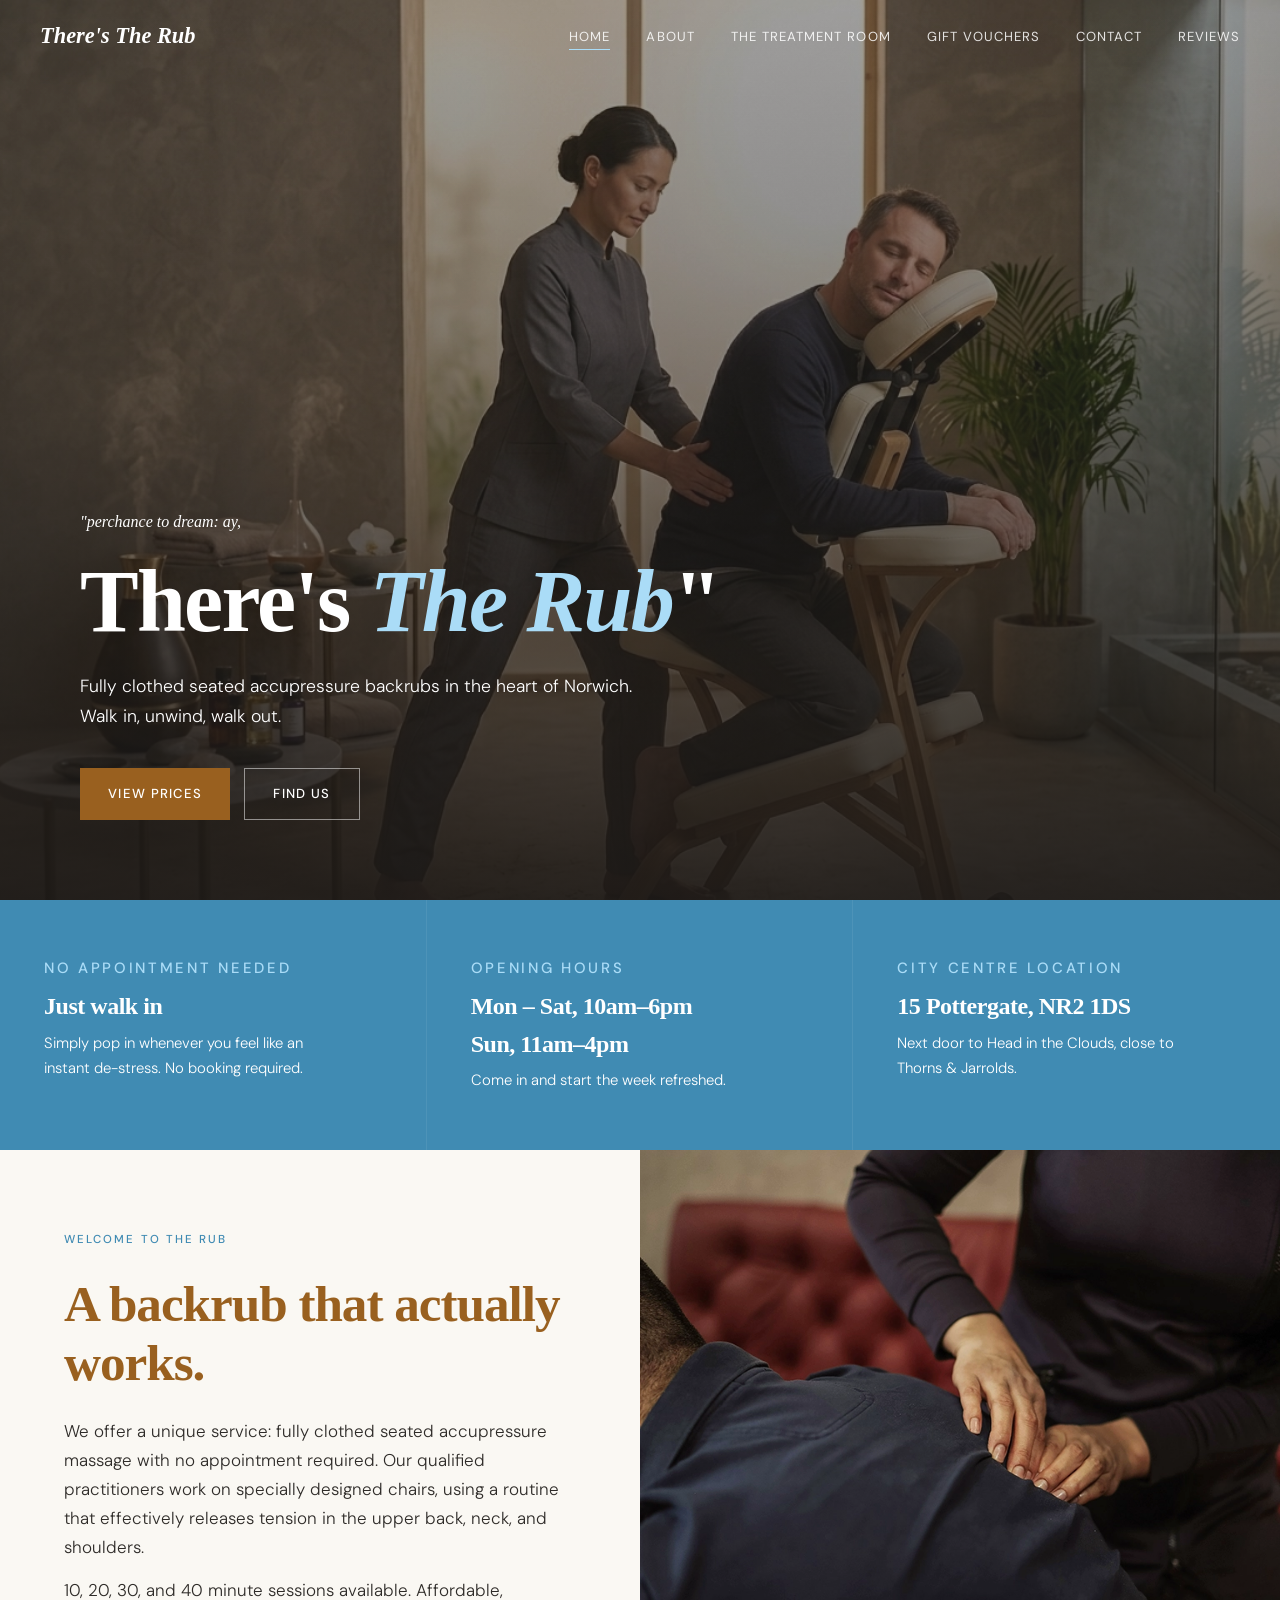
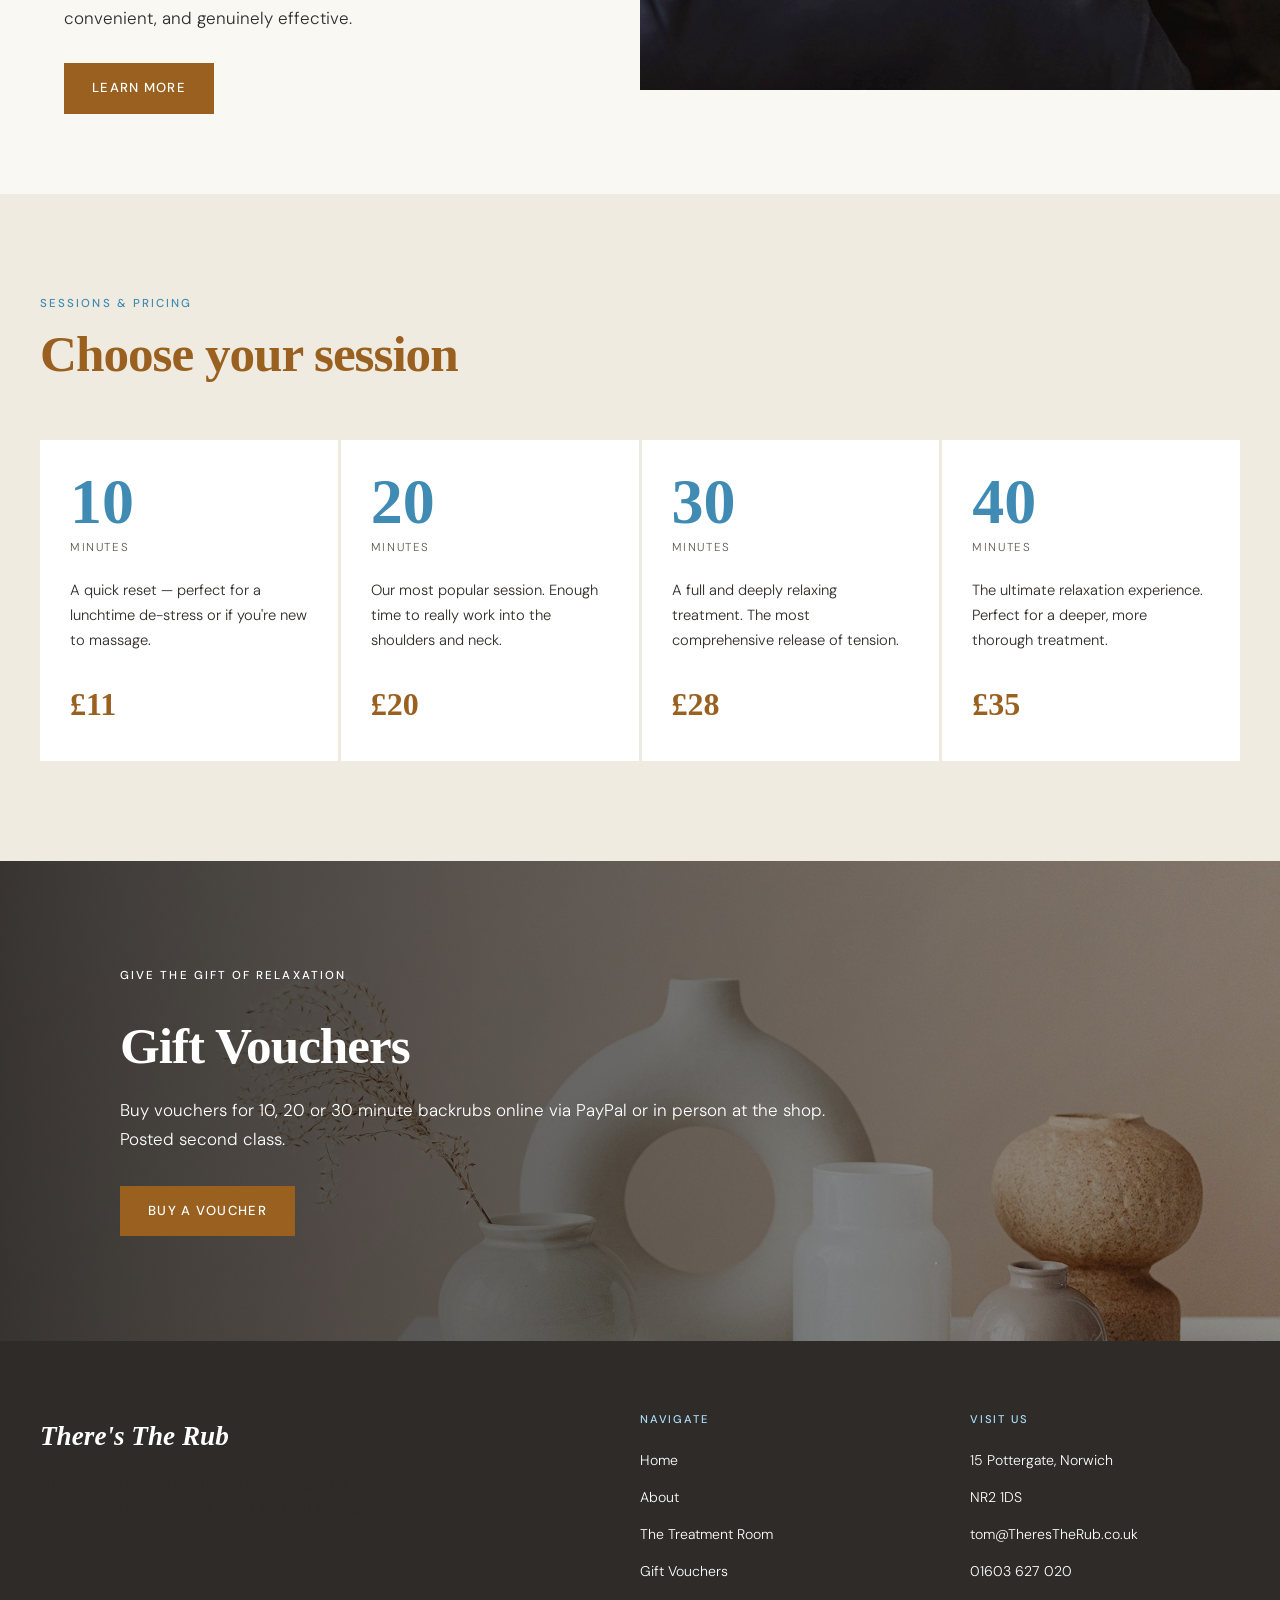
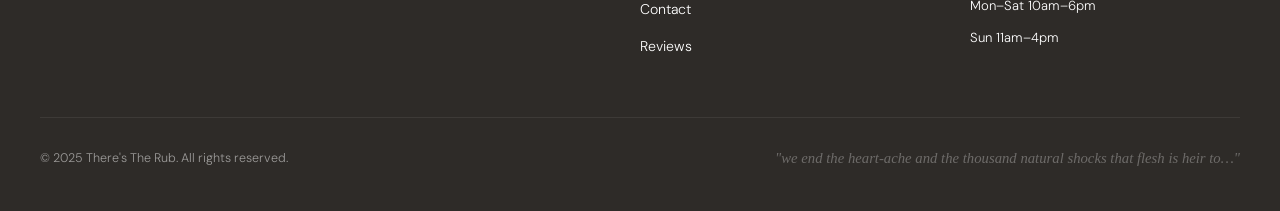
<file: index.html>
<!DOCTYPE html>
<html lang="en">
<head>
  <meta charset="UTF-8" />
  <meta name="viewport" content="width=device-width, initial-scale=1.0" />
  <title>There's The Rub — Seated Accupressure Massage, Norwich</title>
  <meta name="description" content="Fully clothed seated accupressure massage in Norwich city centre. No appointment needed. 10, 20 & 30 minute sessions from £10. Walk in at 15 Pottergate." />
  <link rel="stylesheet" href="css/style.css" />
</head>
<body>

<!-- ── Navigation ─────────────────────────────────── -->
<nav class="nav">
  <a class="nav__logo" href="index.html">There's The Rub</a>
  <ul class="nav__links">
    <li><a href="index.html" class="active">Home</a></li>
    <li><a href="about.html">About</a></li>
    <li><a href="treatment-room.html">The Treatment Room</a></li>
    <li><a href="vouchers.html">Gift Vouchers</a></li>
    <li><a href="contact.html">Contact</a></li>
    <li><a href="guestbook.html">Reviews</a></li>
  </ul>
  <button class="nav__burger" aria-label="Open menu">
    <span></span><span></span><span></span>
  </button>
</nav>

<!-- Mobile nav overlay -->
<div class="nav__mobile">
  <button class="nav__mobile-close" aria-label="Close menu">✕</button>
  <a href="index.html">Home</a>
  <a href="about.html">About</a>
  <a href="treatment-room.html">The Treatment Room</a>
  <a href="vouchers.html">Gift Vouchers</a>
  <a href="contact.html">Contact</a>
  <a href="guestbook.html">Reviews</a>
</div>

<!-- ── Hero ───────────────────────────────────────── -->
<section class="hero">
  <div class="hero__bg">
    <img src="images/seated-massage.webp" alt="Seated fully-clothed massage" />
  </div>
  <div class="hero__overlay"></div>
  <div class="hero__content">
    <p class="hero__quote">"perchance to dream: ay,</p>
    <h1 class="hero__title">There's <em>The Rub</em>"</h1>
    <p class="hero__sub">Fully clothed seated accupressure backrubs in the heart of Norwich.<br />Walk in, unwind, walk out.</p>
    <div class="hero__ctas">
      <a href="about.html#prices" class="btn btn--primary">View Prices</a>
      <a href="contact.html" class="btn btn--outline">Find Us</a>
    </div>
  </div>
</section>

<!-- ── Info strip ─────────────────────────────────── -->
<div class="info-strip">
  <div class="info-strip__item reveal">
    <p class="eyebrow">No appointment needed</p>
    <h3>Just walk in</h3>
    <p>Simply pop in whenever you feel like an instant de-stress. No booking required.</p>
  </div>
  <div class="info-strip__item reveal reveal-delay-1">
    <p class="eyebrow">Opening hours</p>
    <h3>Mon – Sat, 10am–6pm</h3>
    <h3>Sun, 11am–4pm</h3>
    <p>Come in and start the week refreshed.</p>
  </div>
  <div class="info-strip__item reveal reveal-delay-2">
    <p class="eyebrow">City centre location</p>
    <h3>15 Pottergate, NR2 1DS</h3>
    <p>Next door to Head in the Clouds, close to Thorns &amp; Jarrolds.</p>
  </div>
</div>

<!-- ── Intro split ────────────────────────────────── -->
<div class="intro">
  <div class="intro__text reveal">
    <p class="eyebrow">Welcome to The Rub</p>
    <h2>A backrub that actually works.</h2>
    <p>We offer a unique service: fully clothed seated accupressure massage with no appointment required. Our qualified practitioners work on specially designed chairs, using a routine that effectively releases tension in the upper back, neck, and shoulders.</p>
    <p>10, 20, 30, and 40 minute sessions available. Affordable, convenient, and genuinely effective.</p>
    <a href="about.html" class="btn btn--dark">Learn more</a>
  </div>
  <div class="intro__image">
    <img src="images/back-massage.webp" alt="Back massage" />
  </div>
</div>

<!-- ── Services / Prices ──────────────────────────── -->
<section class="services">
  <div class="services__inner">
    <div class="section__header reveal">
      <p class="eyebrow">Sessions &amp; Pricing</p>
      <h2>Choose your session</h2>
    </div>
    <div class="services__grid">
      <div class="service-card reveal">
        <div class="service-card__duration">10</div>
        <div class="service-card__label">Minutes</div>
        <p>A quick reset — perfect for a lunchtime de-stress or if you're new to massage.</p>
        <span class="service-card__price">£11</span>
      </div>
      <div class="service-card reveal reveal-delay-1">
        <div class="service-card__duration">20</div>
        <div class="service-card__label">Minutes</div>
        <p>Our most popular session. Enough time to really work into the shoulders and neck.</p>
        <span class="service-card__price">£20</span>
      </div>
      <div class="service-card reveal reveal-delay-2">
        <div class="service-card__duration">30</div>
        <div class="service-card__label">Minutes</div>
        <p>A full and deeply relaxing treatment. The most comprehensive release of tension.</p>
        <span class="service-card__price">£28</span>
      </div>
      <div class="service-card reveal reveal-delay-3">
        <div class="service-card__duration">40</div>
        <div class="service-card__label">Minutes</div>
        <p>The ultimate relaxation experience. Perfect for a deeper, more thorough treatment.</p>
        <span class="service-card__price">£35</span>
      </div>
    </div>
  </div>
</section>

<!-- ── Voucher band ────────────────────────────────── -->
<div class="band">
  <div class="band__bg">
    <img src="images/scandi-background.webp" alt="Gift voucher background" />
  </div>
  <div class="band__overlay"></div>
  <div class="band__content reveal">
    <p class="eyebrow">Give the gift of relaxation</p>
    <h2>Gift Vouchers</h2>
    <p>Buy vouchers for 10, 20 or 30 minute backrubs online via PayPal or in person at the shop. Posted second class.</p>
    <a href="vouchers.html" class="btn btn--primary">Buy a voucher</a>
  </div>
</div>

<!-- ── Footer ─────────────────────────────────────── -->
<footer class="footer">
  <div class="footer__inner">
    <div>
      <div class="footer__brand">There's The Rub</div>
      <p class="footer__tagline">Fully clothed seated accupressure massage. No appointment needed. Walk in and walk out feeling better.</p>
    </div>
    <div class="footer__col">
      <h4>Navigate</h4>
      <ul>
        <li><a href="index.html">Home</a></li>
        <li><a href="about.html">About</a></li>
        <li><a href="treatment-room.html">The Treatment Room</a></li>
        <li><a href="vouchers.html">Gift Vouchers</a></li>
        <li><a href="contact.html">Contact</a></li>
        <li><a href="guestbook.html">Reviews</a></li>
      </ul>
    </div>
    <div class="footer__col">
      <h4>Visit Us</h4>
      <ul>
        <li><a href="contact.html">15 Pottergate, Norwich</a></li>
        <li><a href="contact.html">NR2 1DS</a></li>
        <li><a href="mailto:tom@TheresTheRub.co.uk">tom@TheresTheRub.co.uk</a></li>
        <li><a href="tel:01603627020">01603 627 020</a></li>
        <li style="margin-top:8px;color:rgba(255,255,255,1);font-size:0.82rem;">Mon–Sat 10am–6pm</li>
        <li style="color:rgba(255,255,255,1);font-size:0.82rem;">Sun 11am–4pm</li>
      </ul>
    </div>
  </div>
  <div class="footer__bottom">
    <span>© 2025 There's The Rub. All rights reserved.</span>
    <span class="footer__shakespeare">"we end the heart-ache and the thousand natural shocks that flesh is heir to…"</span>
  </div>
</footer>

<script src="js/main.js"></script>
</body>
</html>
</file>
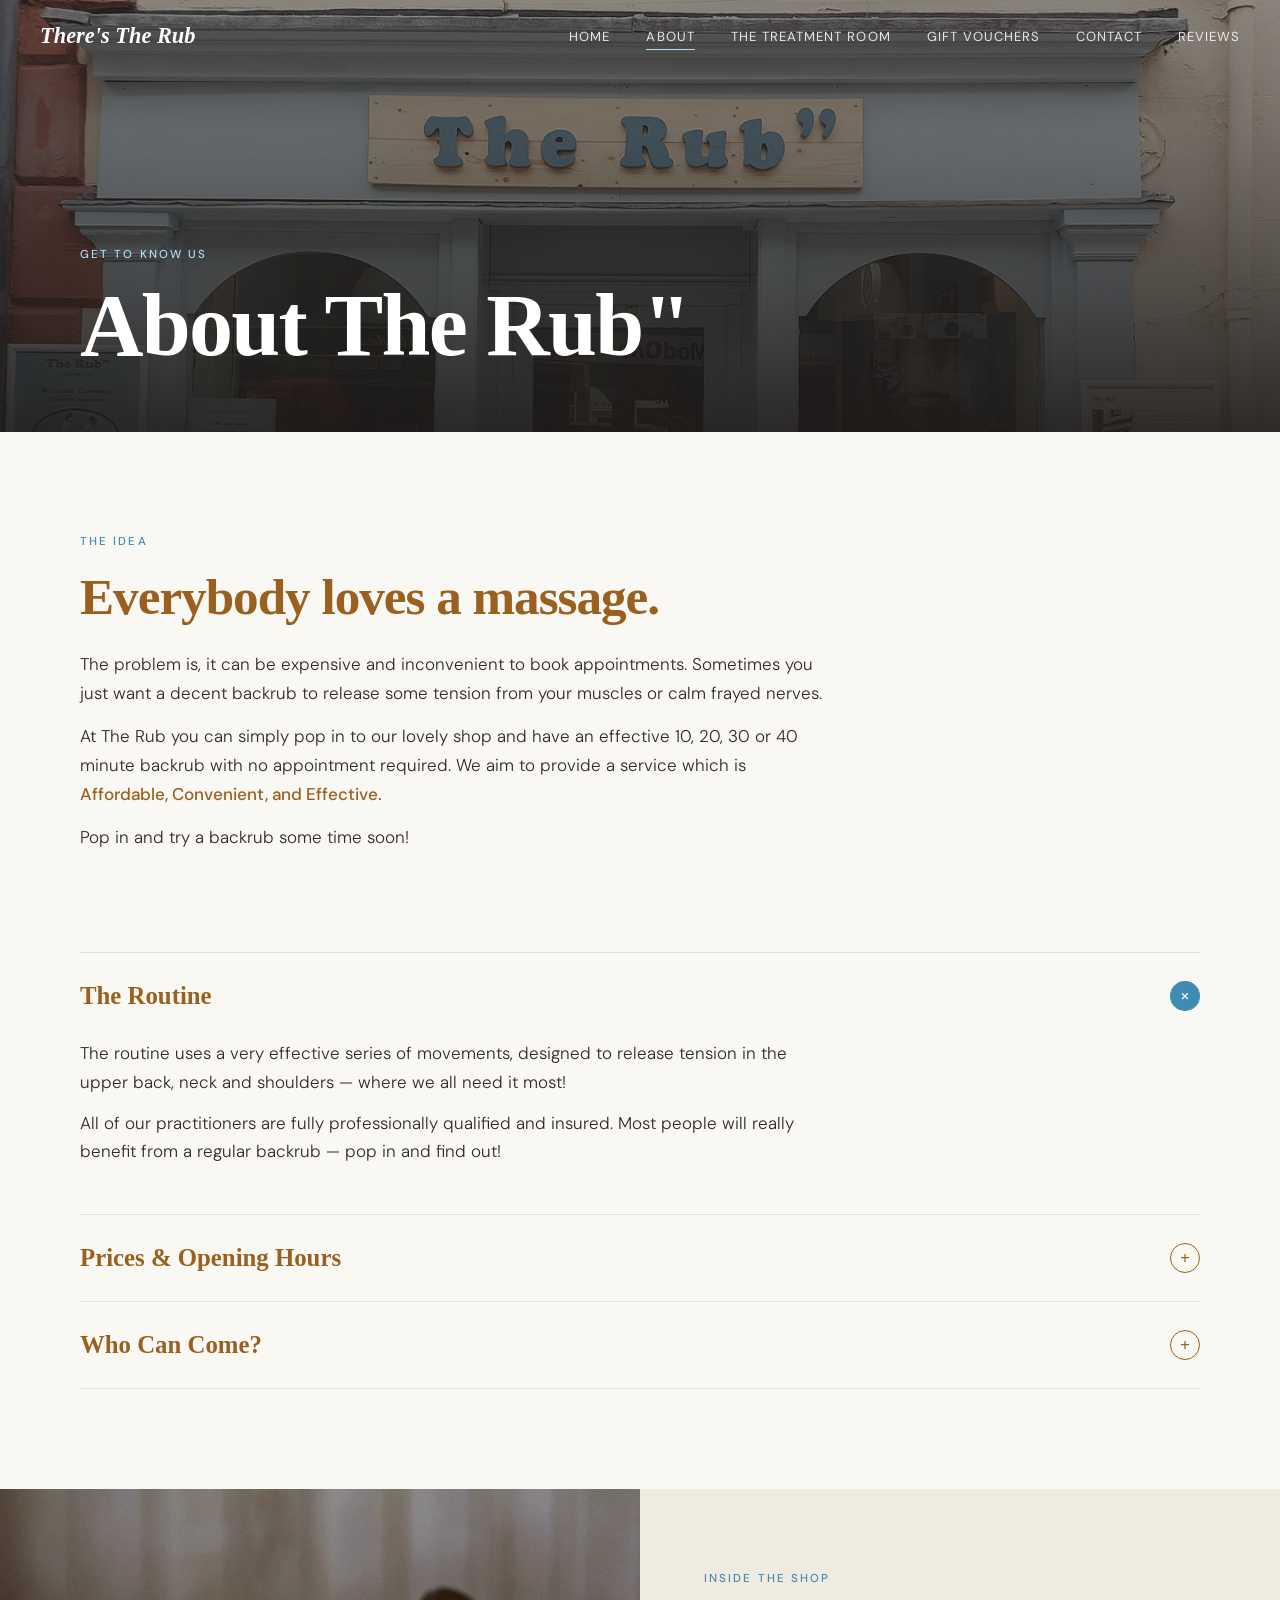
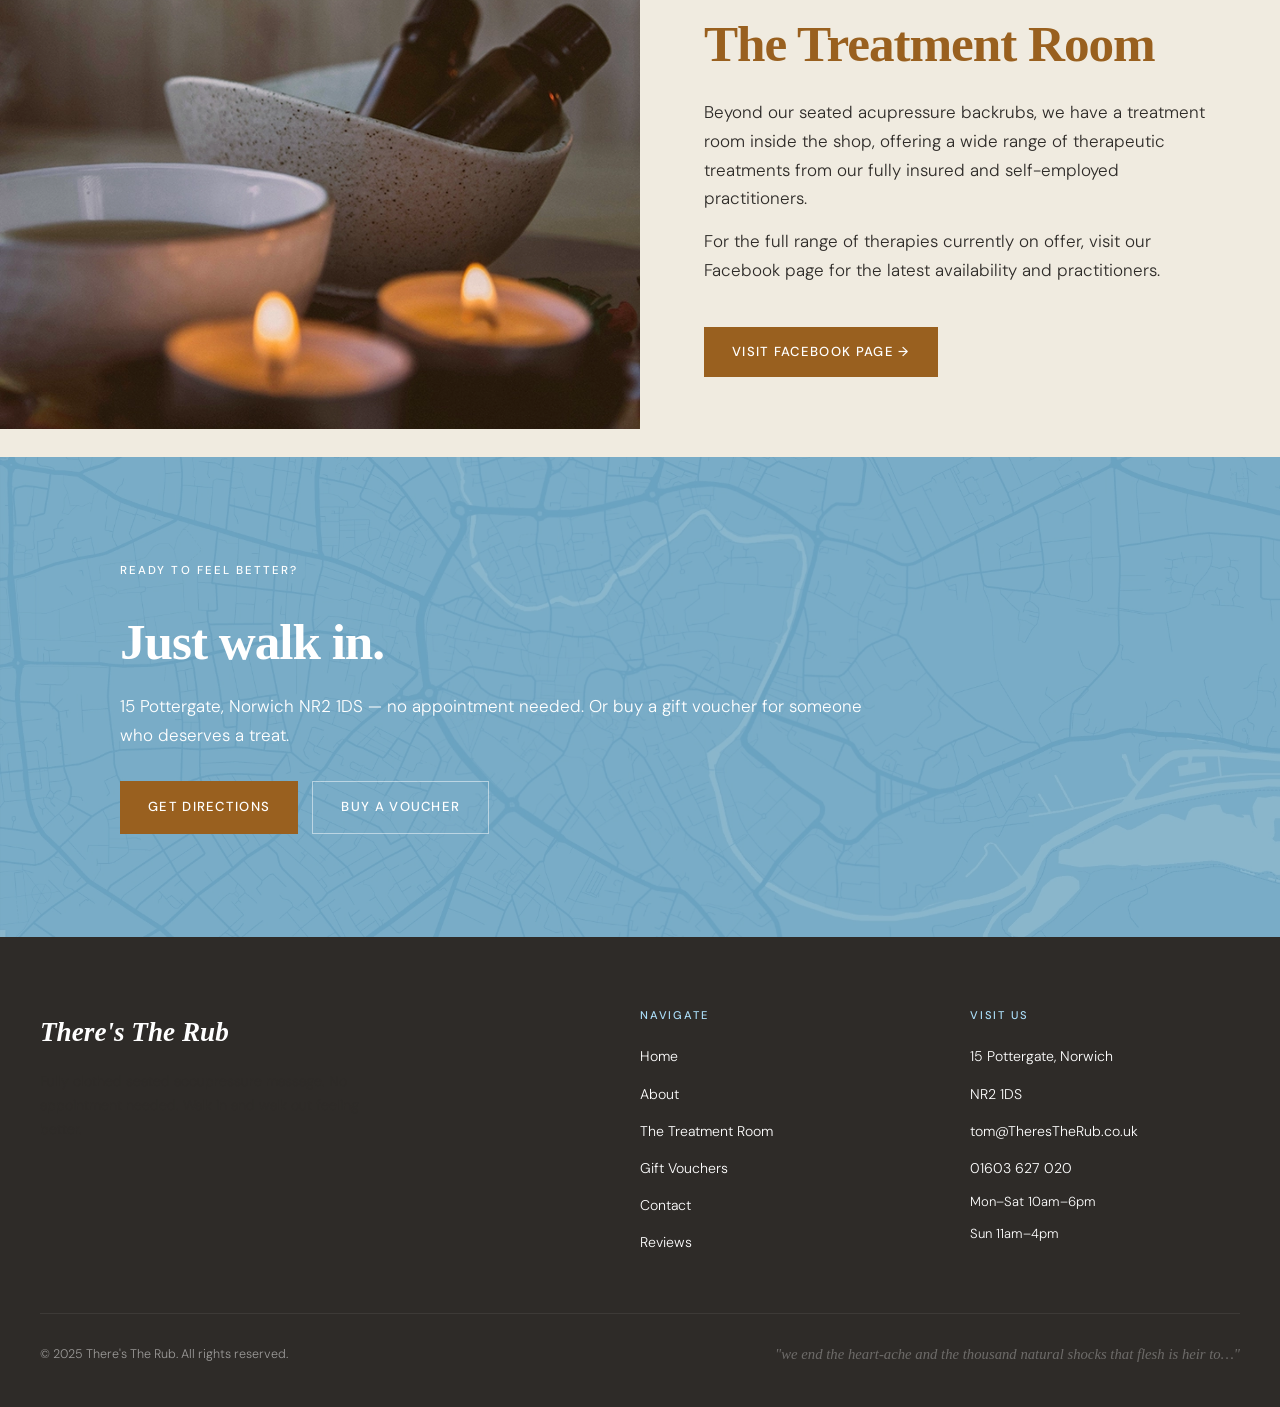
<file: about.html>
<!DOCTYPE html>
<html lang="en">
<head>
  <meta charset="UTF-8" />
  <meta name="viewport" content="width=device-width, initial-scale=1.0" />
  <title>There's The Rub — Seated Accupressure Massage, Norwich</title>
  <meta name="description" content="Fully clothed seated accupressure massage in Norwich city centre. No appointment needed. 10, 20 & 30 minute sessions from £10. Walk in at 15 Pottergate." />
  <link rel="stylesheet" href="css/style.css" />
</head>
<body>

<!-- ── Navigation ─────────────────────────────────── -->
<nav class="nav">
  <a class="nav__logo" href="index.html">There's The Rub</a>
  <ul class="nav__links">
    <li><a href="index.html">Home</a></li>
    <li><a href="about.html" class="active">About</a></li>
    <li><a href="treatment-room.html">The Treatment Room</a></li>
    <li><a href="vouchers.html">Gift Vouchers</a></li>
    <li><a href="contact.html">Contact</a></li>
    <li><a href="guestbook.html">Reviews</a></li>
  </ul>
  <button class="nav__burger" aria-label="Open menu">
    <span></span><span></span><span></span>
  </button>
</nav>

<div class="nav__mobile">
  <button class="nav__mobile-close" aria-label="Close menu">✕</button>
  <a href="index.html">Home</a>
  <a href="about.html">About</a>
  <a href="treatment-room.html">The Treatment Room</a>
  <a href="vouchers.html">Gift Vouchers</a>
  <a href="contact.html">Contact</a>
  <a href="guestbook.html">Reviews</a>
</div>

<!-- ── Page hero ──────────────────────────────────── -->
<div class="page-hero">
  <div class="page-hero__bg">
    <img src="images/therub.webp" alt="About The Rub" style="object-position: top;"/>
  </div>
  <div class="page-hero__overlay"></div>
  <div class="page-hero__content">
    <p class="eyebrow">Get to know us</p>
    <h1>About The Rub"</h1>
  </div>
</div>

<!-- ── Intro paragraph ────────────────────────────── -->
<section class="section">
  <div style="max-width: 72ch;">
    <p class="eyebrow" style="margin-bottom: 16px;">The idea</p>
    <h2 style="margin-bottom: 24px;">Everybody loves a massage.</h2>
    <p style="margin-bottom: 14px;">The problem is, it can be expensive and inconvenient to book appointments. Sometimes you just want a decent backrub to release some tension from your muscles or calm frayed nerves.</p>
    <p style="margin-bottom: 14px;">At The Rub you can simply pop in to our lovely shop and have an effective 10, 20, 30 or 40 minute backrub with no appointment required. We aim to provide a service which is <strong style="color:var(--ink);font-weight:500;">Affordable, Convenient, and Effective.</strong></p>
    <p>Pop in and try a backrub some time soon!</p>
  </div>
</section>

<!-- ── Accordion ──────────────────────────────────── -->
<section class="section" style="padding-top: 0;">
  <div class="accordion">

    <div class="accordion__item">
      <button class="accordion__trigger">
        The Routine
        <span class="accordion__icon">+</span>
      </button>
      <div class="accordion__body">
        <p>The routine uses a very effective series of movements, designed to release tension in the upper back, neck and shoulders — where we all need it most!</p>
        <p>All of our practitioners are fully professionally qualified and insured. Most people will really benefit from a regular backrub — pop in and find out!</p>
      </div>
    </div>

    <div class="accordion__item" id="prices">
      <button class="accordion__trigger">
        Prices &amp; Opening Hours
        <span class="accordion__icon">+</span>
      </button>
      <div class="accordion__body">
        <p>Our shop at 15 Pottergate is open <strong style="color:var(--ink);font-weight:500;">Monday to Saturday, 10am–6pm</strong> and <strong style="color:var(--ink);font-weight:500;">Sunday, 11am–4pm</strong>. Come down for a relaxing Sunday backrub and start the week refreshed and energised!</p>
        <table class="price-table">
          <tr>
            <td>10 minute Backrub</td>
            <td>£11.00</td>
          </tr>
          <tr>
            <td>20 minute Backrub</td>
            <td>£20.00</td>
          </tr>
          <tr>
            <td>30 minute Backrub</td>
            <td>£28.00</td>
          </tr>
          <tr>
            <td>40 minute Backrub</td>
            <td>£35.00</td>
          </tr>
        </table>
      </div>
    </div>

    <div class="accordion__item">
      <button class="accordion__trigger">
        Who Can Come?
        <span class="accordion__icon">+</span>
      </button>
      <div class="accordion__body">
        <p>The backrub service is suitable for a very wide range of people and age groups. We have happily given backrubs to young children and people advanced in years.</p>
        <p>We modify the way we work to suit the age and physical condition of each client. Most people will find the backrub effective and enjoyable.</p>
        <p>Just pop in or <a href="contact.html" style="color:var(--gold);text-decoration:underline;">contact us</a> to learn more.</p>
      </div>
    </div>

  </div>
</section>

<!-- ── T-Room / Healing Hub ────────────────────────── -->
<div id="t-room" style="background: var(--cream-dark);">
  <div class="intro">
    <div class="intro__image" style="min-height: 480px;">
      <img src="images/deeper-healing.webp" alt="The Treatment Room" />
    </div>
    <div class="intro__text reveal">
      <p class="eyebrow">Inside the shop</p>
      <h2>The Treatment Room</h2>
      <p>Beyond our seated acupressure backrubs, we have a treatment room inside the shop, offering a wide range of therapeutic treatments from our fully insured and self-employed practitioners.</p>
      <p>For the full range of therapies currently on offer, visit our Facebook page for the latest availability and practitioners.</p>
      <a href="https://www.facebook.com/therubnorwich" target="_blank" rel="noopener" class="btn btn--primary" style="margin-top: 28px; align-self: flex-start;">
        Visit Facebook page →
      </a>
    </div>
  </div>
</div>

<!-- ── CTA band ────────────────────────────────────── -->
<div class="band">
  <div class="band__bg">
    <img src="images/map.webp" alt="Gift vouchers" />
  </div>
  <div class="band__overlay" style="background: rgba(64, 139, 179, 0.6);"></div>
  <div class="band__content reveal">
    <p class="eyebrow">Ready to feel better?</p>
    <h2>Just walk in.</h2>
    <p>15 Pottergate, Norwich NR2 1DS — no appointment needed. Or buy a gift voucher for someone who deserves a treat.</p>
    <div style="display:flex;gap:14px;flex-wrap:wrap;">
      <a href="contact.html" class="btn btn--primary">Get directions</a>
      <a href="vouchers.html" class="btn btn--outline">Buy a voucher</a>
    </div>
  </div>
</div>

<!-- ── Footer ─────────────────────────────────────── -->
<footer class="footer">
  <div class="footer__inner">
    <div>
      <div class="footer__brand">There's The Rub</div>
      <p class="footer__tagline">Fully clothed seated accupressure massage. No appointment needed. Walk in and walk out feeling better.</p>
    </div>
    <div class="footer__col">
      <h4>Navigate</h4>
      <ul>
        <li><a href="index.html">Home</a></li>
        <li><a href="about.html">About</a></li>
        <li><a href="treatment-room.html">The Treatment Room</a></li>
        <li><a href="vouchers.html">Gift Vouchers</a></li>
        <li><a href="contact.html">Contact</a></li>
        <li><a href="guestbook.html">Reviews</a></li>
      </ul>
    </div>
    <div class="footer__col">
      <h4>Visit Us</h4>
      <ul>
        <li><a href="contact.html">15 Pottergate, Norwich</a></li>
        <li><a href="contact.html">NR2 1DS</a></li>
        <li><a href="mailto:tom@TheresTheRub.co.uk">tom@TheresTheRub.co.uk</a></li>
        <li><a href="tel:01603627020">01603 627 020</a></li>
        <li style="margin-top:8px;color:rgba(255,255,255,1);font-size:0.82rem;">Mon–Sat 10am–6pm</li>
        <li style="color:rgba(255,255,255,1);font-size:0.82rem;">Sun 11am–4pm </li>
      </ul>
    </div>
  </div>
  <div class="footer__bottom">
    <span>© 2025 There's The Rub. All rights reserved.</span>
    <span class="footer__shakespeare">"we end the heart-ache and the thousand natural shocks that flesh is heir to…"</span>
  </div>
</footer>

<script src="js/main.js"></script>
</body>
</html>
</file>
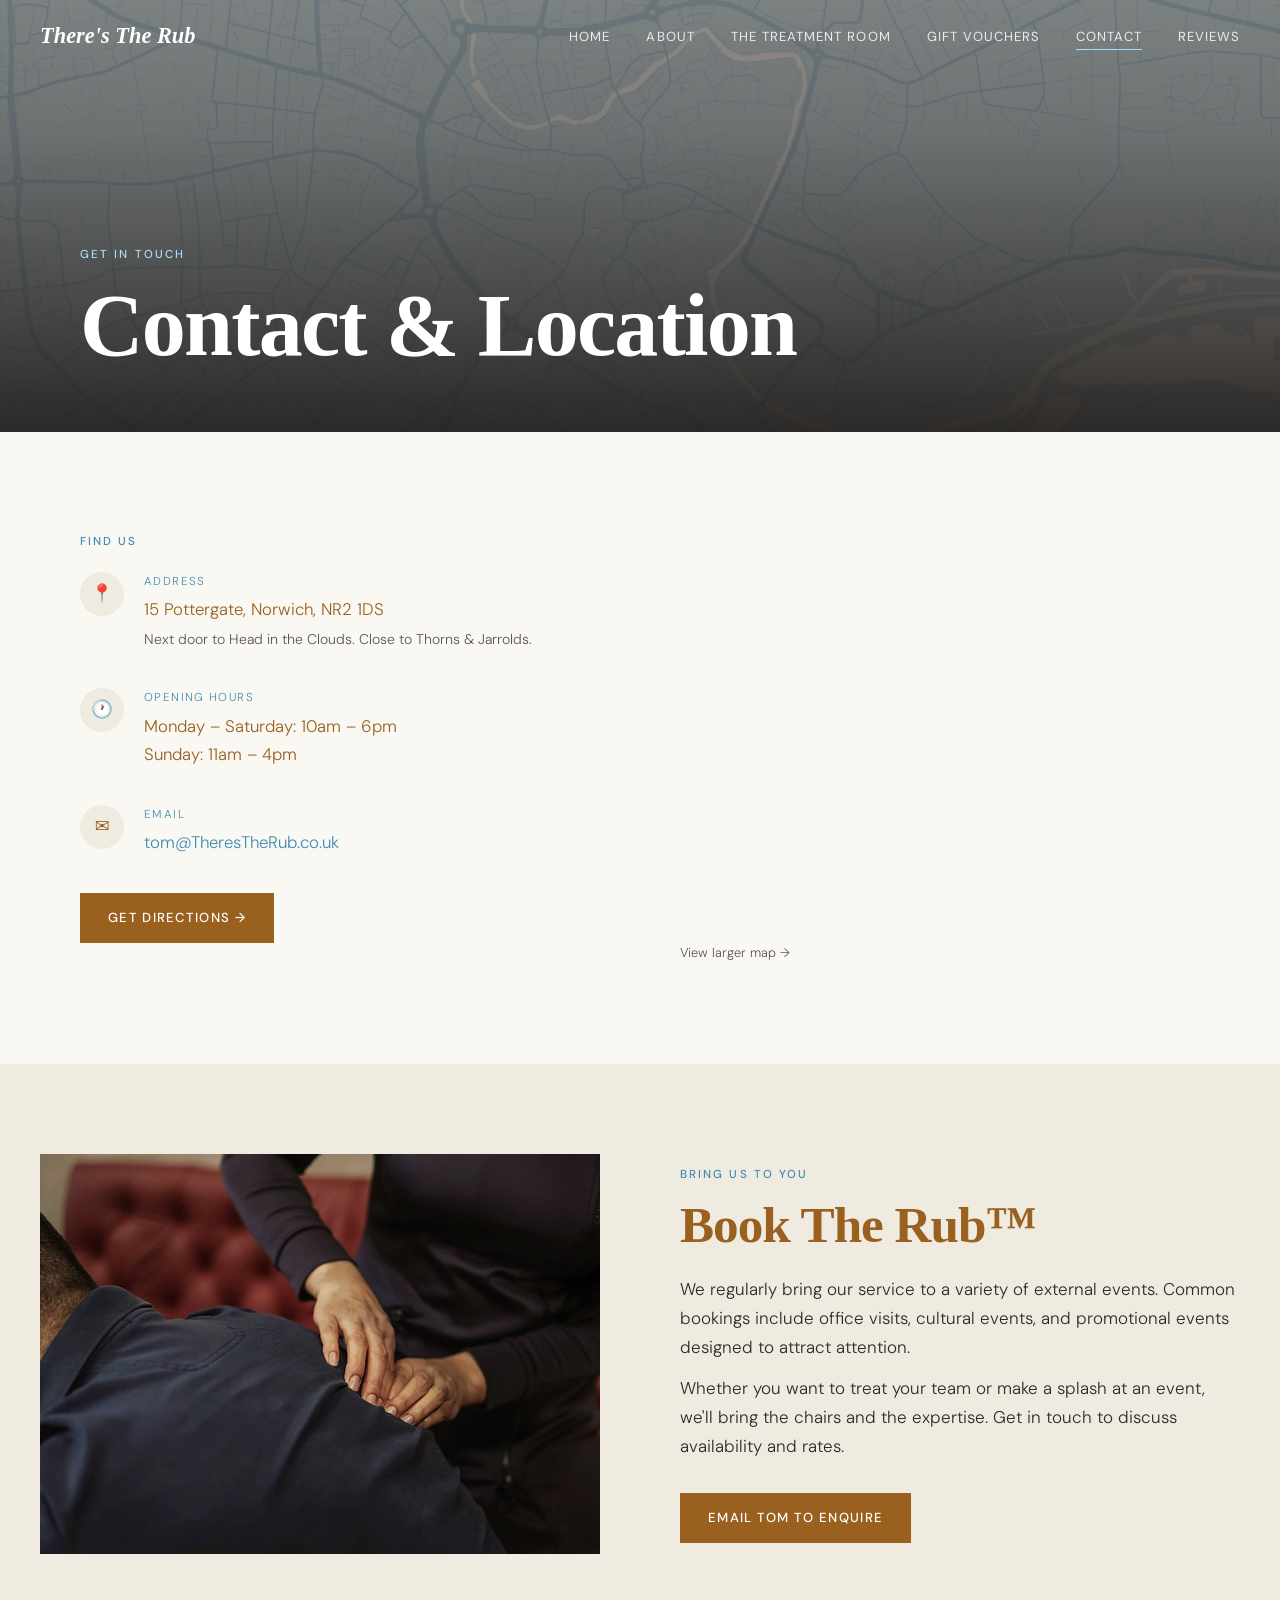
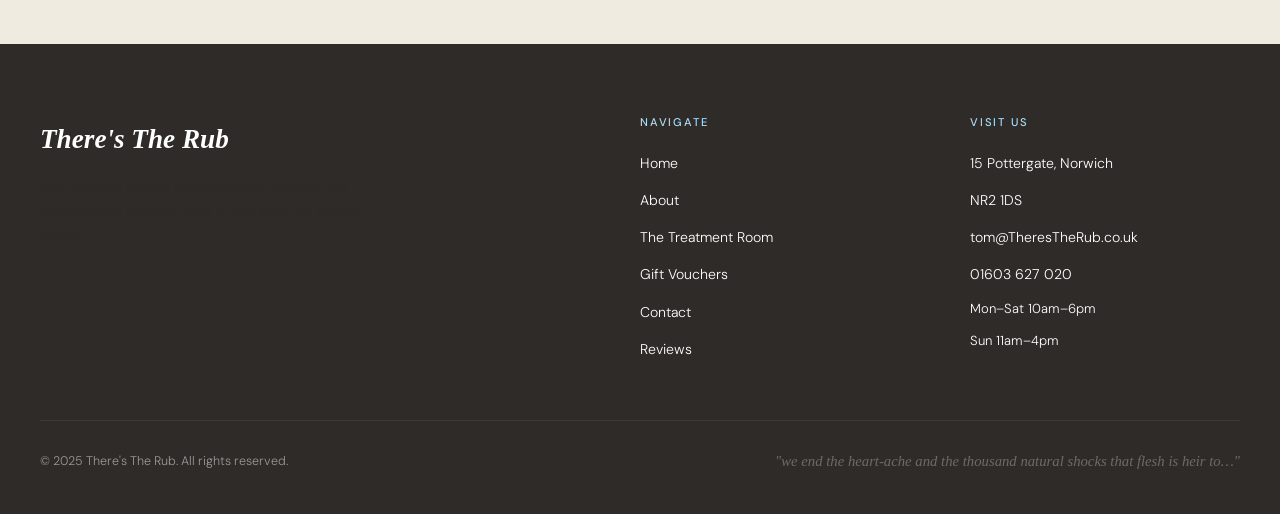
<file: contact.html>
<!DOCTYPE html>
<html lang="en">
<head>
  <meta charset="UTF-8" />
  <meta name="viewport" content="width=device-width, initial-scale=1.0" />
  <title>There's The Rub — Seated Accupressure Massage, Norwich</title>
  <meta name="description" content="Fully clothed seated accupressure massage in Norwich city centre. No appointment needed. 10, 20 & 30 minute sessions from £10. Walk in at 15 Pottergate." />
  <link rel="stylesheet" href="css/style.css" />
</head>
<body>

<!-- ── Navigation ─────────────────────────────────── -->
<nav class="nav">
  <a class="nav__logo" href="index.html">There's The Rub</a>
  <ul class="nav__links">
    <li><a href="index.html">Home</a></li>
    <li><a href="about.html">About</a></li>
    <li><a href="treatment-room.html">The Treatment Room</a></li>
    <li><a href="vouchers.html">Gift Vouchers</a></li>
    <li><a href="contact.html" class="active">Contact</a></li>
    <li><a href="guestbook.html">Reviews</a></li>
  </ul>
  <button class="nav__burger" aria-label="Open menu">
    <span></span><span></span><span></span>
  </button>
</nav>

<div class="nav__mobile">
  <button class="nav__mobile-close" aria-label="Close menu">✕</button>
  <a href="index.html">Home</a>
  <a href="about.html">About</a>
  <a href="treatment-room.html">The Treatment Room</a>
  <a href="vouchers.html">Gift Vouchers</a>
  <a href="contact.html">Contact</a>
  <a href="guestbook.html">Reviews</a>
</div>

<!-- ── Page hero ──────────────────────────────────── -->
<div class="page-hero">
  <div class="page-hero__bg">
    <img src="images/map.webp" alt="Contact The Rub" />
  </div>
  <div class="page-hero__overlay"></div>
  <div class="page-hero__content">
    <p class="eyebrow">Get in touch</p>
    <h1>Contact &amp; Location</h1>
  </div>
</div>

<!-- ── Contact info + map ──────────────────────────── -->
<section class="section">
  <div class="contact-layout">

    <!-- Left: info -->
    <div class="reveal">
      <p class="eyebrow" style="margin-bottom: 20px;">Find us</p>

      <div class="contact-info__item">
        <div class="contact-info__icon">📍</div>
        <div>
          <div class="contact-info__label">Address</div>
          <div class="contact-info__value">
            15 Pottergate, Norwich, NR2 1DS<br />
            <span style="font-size:0.88rem;color:var(--ink-light);">Next door to Head in the Clouds. Close to Thorns &amp; Jarrolds.</span>
          </div>
        </div>
      </div>

      <div class="contact-info__item">
        <div class="contact-info__icon">🕐</div>
        <div>
          <div class="contact-info__label">Opening Hours</div>
          <div class="contact-info__value">
            Monday – Saturday: 10am – 6pm<br />
            Sunday: 11am – 4pm
          </div>
        </div>
      </div>

      <div class="contact-info__item">
        <div class="contact-info__icon">✉️</div>
        <div>
          <div class="contact-info__label">Email</div>
          <div class="contact-info__value">
            <a href="mailto:tom@TheresTheRub.co.uk">tom@TheresTheRub.co.uk</a>
          </div>
        </div>
      </div>

      <a href="https://www.google.com/maps/dir/?api=1&destination=15+Pottergate+Norwich+NR2+1DS"
         target="_blank" rel="noopener"
         class="btn btn--dark">
        Get directions →
      </a>
    </div>

    <!-- Right: map -->
    <div class="reveal reveal-delay-1">
      <div class="map-embed">
        <!-- Google Maps embed — 15 Pottergate, Norwich -->
        <iframe
          title="There's The Rub location map"
          src="https://www.google.com/maps/embed?pb=!1m18!1m12!1m3!1d2418.765!2d1.2917!3d52.6308!2m3!1f0!2f0!3f0!3m2!1i1024!2i768!4f13.1!3m3!1m2!1s0x47d9f4b8f3e4b3c7%3A0x0!2s15+Pottergate%2C+Norwich+NR2+1DS!5e0!3m2!1sen!2suk!4v1"
          allowfullscreen=""
          loading="lazy"
          referrerpolicy="no-referrer-when-downgrade">
        </iframe>
      </div>
      <p style="font-size:0.8rem;color:var(--ink-light);margin-top:10px;">
        <a href="https://goo.gl/maps/yourlink" target="_blank" rel="noopener" style="color:var(--gold);">View larger map →</a>
      </p>
    </div>

  </div>
</section>

<!-- ── Book The Rub ────────────────────────────────── -->
<div class="book-band" id="book">
  <div class="book-band__inner">
    <div class="book-band__image reveal">
      <img src="images/back-massage.webp" alt="Book The Rub for events" />
    </div>
    <div class="book-band__text reveal reveal-delay-1">
      <p class="eyebrow">Bring us to you</p>
      <h2>Book The Rub™</h2>
      <p>We regularly bring our service to a variety of external events. Common bookings include office visits, cultural events, and promotional events designed to attract attention.</p>
      <p style="margin-top: 12px;">Whether you want to treat your team or make a splash at an event, we'll bring the chairs and the expertise. Get in touch to discuss availability and rates.</p>
      <a href="mailto:tom@TheresTheRub.co.uk?subject=Event booking enquiry" class="btn btn--dark">
        Email Tom to enquire
      </a>
    </div>
  </div>
</div>

<!-- ── Footer ─────────────────────────────────────── -->
<footer class="footer">
  <div class="footer__inner">
    <div>
      <div class="footer__brand">There's The Rub</div>
      <p class="footer__tagline">Fully clothed seated accupressure massage. No appointment needed. Walk in and walk out feeling better.</p>
    </div>
    <div class="footer__col">
      <h4>Navigate</h4>
      <ul>
        <li><a href="index.html">Home</a></li>
        <li><a href="about.html">About</a></li>
        <li><a href="treatment-room.html">The Treatment Room</a></li>
        <li><a href="vouchers.html">Gift Vouchers</a></li>
        <li><a href="contact.html">Contact</a></li>
        <li><a href="guestbook.html">Reviews</a></li>
      </ul>
    </div>
    <div class="footer__col">
      <h4>Visit Us</h4>
      <ul>
        <li><a href="contact.html">15 Pottergate, Norwich</a></li>
        <li><a href="contact.html">NR2 1DS</a></li>
        <li><a href="mailto:tom@TheresTheRub.co.uk">tom@TheresTheRub.co.uk</a></li>
        <li><a href="tel:01603627020">01603 627 020</a></li>
        <li style="margin-top:8px;color:rgba(255,255,255,1);font-size:0.82rem;">Mon–Sat 10am–6pm</li>
        <li style="color:rgba(255,255,255,1);font-size:0.82rem;">Sun 11am–4pm </li>
      </ul>
    </div>
  </div>
  <div class="footer__bottom">
    <span>© 2025 There's The Rub. All rights reserved.</span>
    <span class="footer__shakespeare">"we end the heart-ache and the thousand natural shocks that flesh is heir to…"</span>
  </div>
</footer>

<script src="js/main.js"></script>
</body>
</html>
</file>
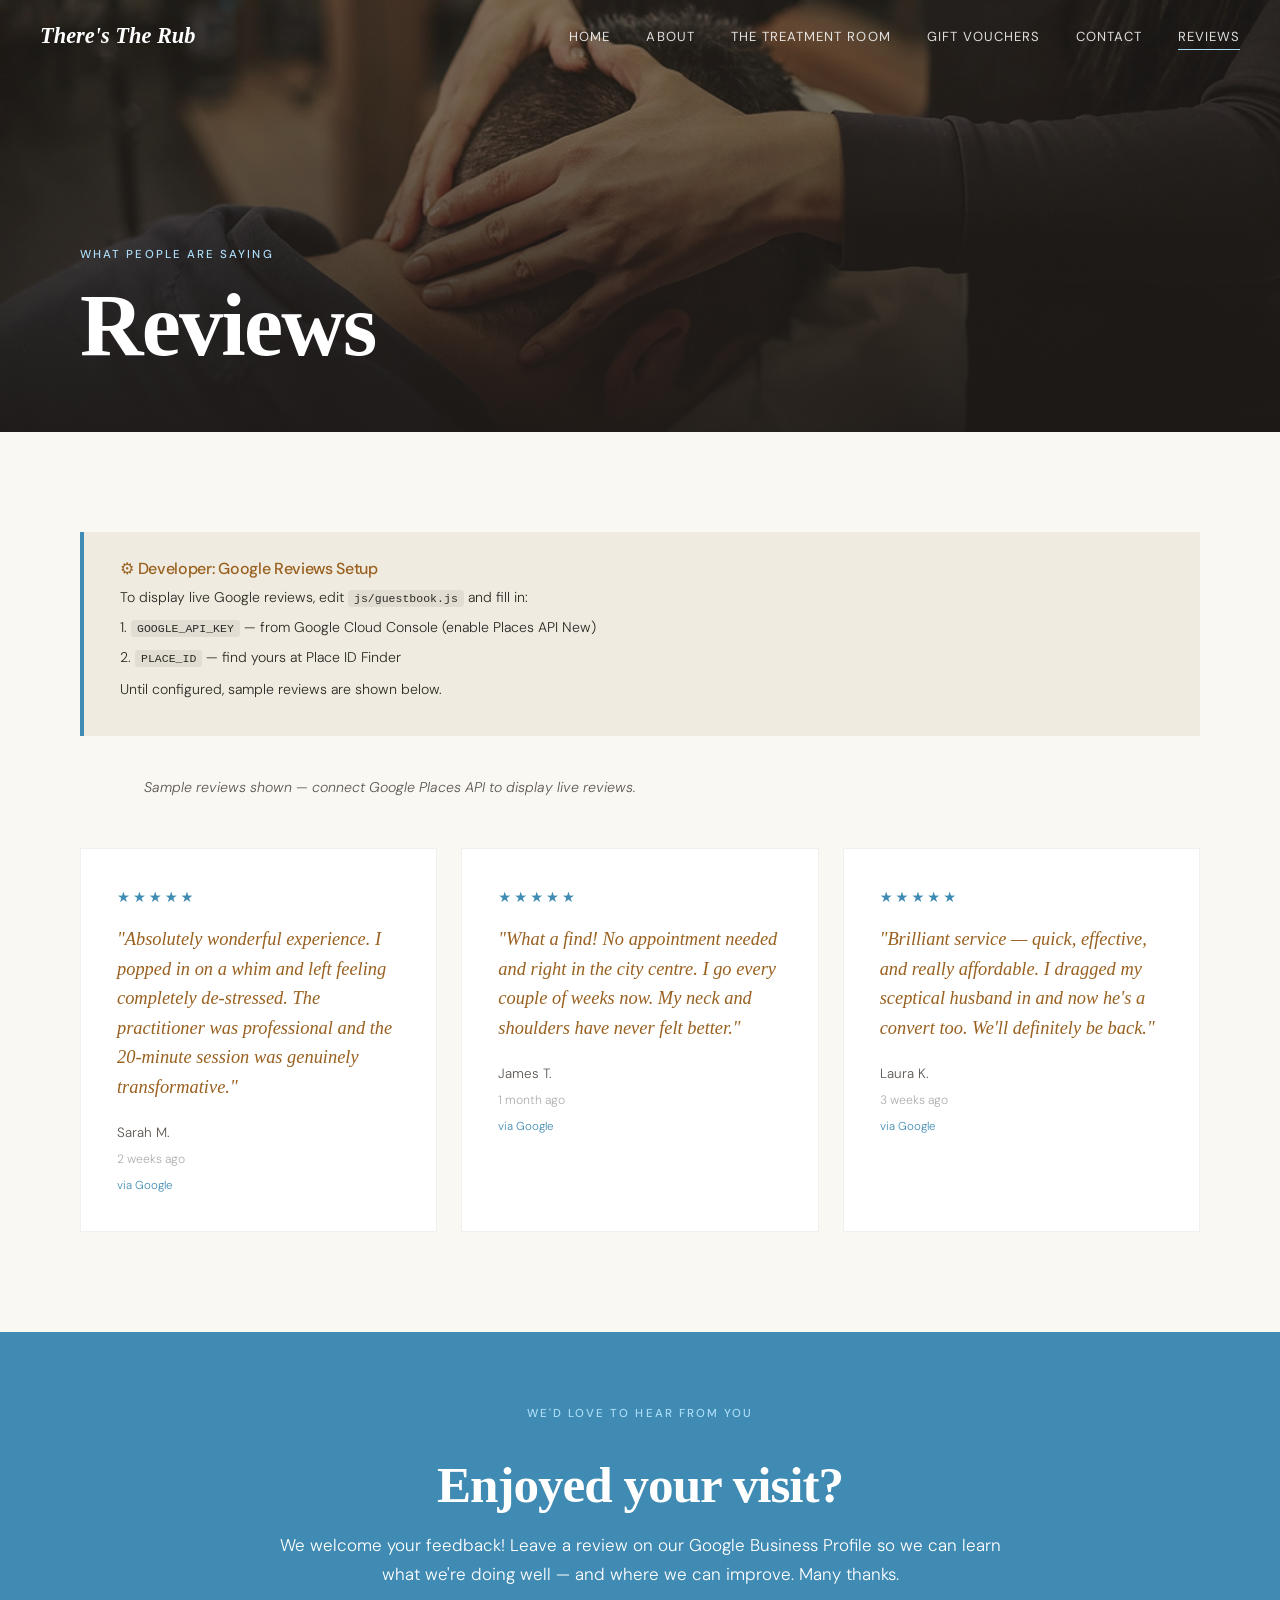
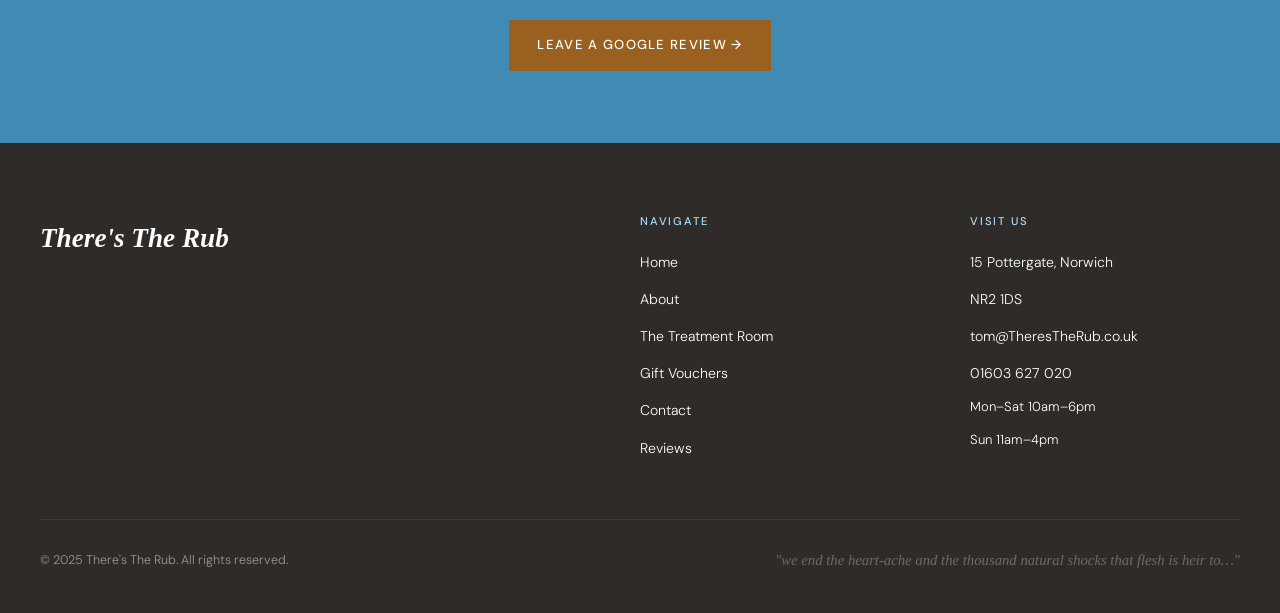
<file: guestbook.html>
<!DOCTYPE html>
<html lang="en">
<head>
  <meta charset="UTF-8" />
  <meta name="viewport" content="width=device-width, initial-scale=1.0" />
  <title>There's The Rub — Seated Accupressure Massage, Norwich</title>
  <meta name="description" content="Fully clothed seated accupressure massage in Norwich city centre. No appointment needed. 10, 20 & 30 minute sessions from £10. Walk in at 15 Pottergate." />
  <link rel="stylesheet" href="css/style.css" />
  <style>
    .rating-summary {
      display: flex;
      align-items: center;
      gap: 20px;
      margin-bottom: 48px;
    }
    .rating-summary__score {
      font-family: var(--font-display);
      font-size: 4rem;
      font-weight: 700;
      color: var(--gold);
      line-height: 1;
    }
    .rating-summary__stars {
      color: var(--gold);
      font-size: 1.2rem;
      letter-spacing: 3px;
    }
    .rating-summary__count {
      font-size: 0.85rem;
      color: var(--ink-light);
      margin-top: 4px;
    }
  </style>
</head>
<body>

<!-- ── Navigation ─────────────────────────────────── -->
<nav class="nav">
  <a class="nav__logo" href="index.html">There's The Rub</a>
  <ul class="nav__links">
    <li><a href="index.html">Home</a></li>
    <li><a href="about.html">About</a></li>
    <li><a href="treatment-room.html">The Treatment Room</a></li>
    <li><a href="vouchers.html">Gift Vouchers</a></li>
    <li><a href="contact.html">Contact</a></li>
    <li><a href="guestbook.html" class="active">Reviews</a></li>
  </ul>
  <button class="nav__burger" aria-label="Open menu">
    <span></span><span></span><span></span>
  </button>
</nav>

<div class="nav__mobile">
  <button class="nav__mobile-close" aria-label="Close menu">✕</button>
  <a href="index.html">Home</a>
  <a href="about.html">About</a>
  <a href="treatment-room.html">The Treatment Room</a>
  <a href="vouchers.html">Gift Vouchers</a>
  <a href="contact.html">Contact</a>
  <a href="guestbook.html">Reviews</a>
</div>

<!-- ── Page hero ──────────────────────────────────── -->
<div class="page-hero">
  <div class="page-hero__bg">
    <img src="images/head-massage.webp" alt="Customer reviews" />
  </div>
  <div class="page-hero__overlay"></div>
  <div class="page-hero__content">
    <p class="eyebrow">What people are saying</p>
    <h1>Reviews</h1>
  </div>
</div>

<!-- ── Reviews section ────────────────────────────── -->
<section class="section">

  <!-- Developer setup notice — hidden once API is configured -->
  <div class="reviews-setup" id="reviews-setup" style="display:none;">
    <h4>⚙️ Developer: Google Reviews Setup</h4>
    <p>To display live Google reviews, edit <code>js/guestbook.js</code> and fill in:</p>
    <p>1. <code>GOOGLE_API_KEY</code> — from <a href="https://console.cloud.google.com/apis/credentials" target="_blank" rel="noopener" style="color:var(--gold);">Google Cloud Console</a> (enable Places API New)</p>
    <p>2. <code>PLACE_ID</code> — find yours at <a href="https://developers.google.com/maps/documentation/javascript/examples/places-placeid-finder" target="_blank" rel="noopener" style="color:var(--gold);">Place ID Finder</a></p>
    <p style="margin-top:8px;">Until configured, sample reviews are shown below.</p>
  </div>

  <!-- Rating summary (populated by JS if API connected) -->
  <div id="reviews-summary"></div>

  <!-- Reviews grid — populated by guestbook.js -->
  <div id="reviews-container">
    <p class="reviews-loading">Loading reviews…</p>
  </div>

</section>

<!-- ── Leave a review CTA ──────────────────────────── -->
<div class="cta-review">
  <p class="eyebrow">We'd love to hear from you</p>
  <h2>Enjoyed your visit?</h2>
  <p>We welcome your feedback! Leave a review on our Google Business Profile so we can learn what we're doing well — and where we can improve. Many thanks.</p>
  <!--
    Replace the link below with your actual Google review link.
    Find it by searching your business on Google Maps → Share → Copy link
  -->
  <a href="https://g.page/r/YOUR_REVIEW_LINK/review"
     target="_blank"
     rel="noopener"
     class="btn btn--primary">
    Leave a Google Review →
  </a>
</div>

<!-- ── Footer ─────────────────────────────────────── -->
<footer class="footer">
  <div class="footer__inner">
    <div>
      <div class="footer__brand">There's The Rub</div>
      <p class="footer__tagline">Fully clothed seated accupressure massage. No appointment needed. Walk in and walk out feeling better.</p>
    </div>
    <div class="footer__col">
      <h4>Navigate</h4>
      <ul>
        <li><a href="index.html">Home</a></li>
        <li><a href="about.html">About</a></li>
        <li><a href="treatment-room.html">The Treatment Room</a></li>
        <li><a href="vouchers.html">Gift Vouchers</a></li>
        <li><a href="contact.html">Contact</a></li>
        <li><a href="guestbook.html">Reviews</a></li>
      </ul>
    </div>
    <div class="footer__col">
      <h4>Visit Us</h4>
      <ul>
        <li><a href="contact.html">15 Pottergate, Norwich</a></li>
        <li><a href="contact.html">NR2 1DS</a></li>
        <li><a href="mailto:tom@TheresTheRub.co.uk">tom@TheresTheRub.co.uk</a></li>
        <li><a href="tel:01603627020">01603 627 020</a></li>
        <li style="margin-top:8px;color:rgba(255,255,255,1);font-size:0.82rem;">Mon–Sat 10am–6pm</li>
        <li style="color:rgba(255,255,255,1);font-size:0.82rem;">Sun 11am–4pm </li>
      </ul>
    </div>
  </div>
  <div class="footer__bottom">
    <span>© 2025 There's The Rub. All rights reserved.</span>
    <span class="footer__shakespeare">"we end the heart-ache and the thousand natural shocks that flesh is heir to…"</span>
  </div>
</footer>

<script src="js/main.js"></script>
<script src="js/guestbook.js"></script>
</body>
</html>
</file>
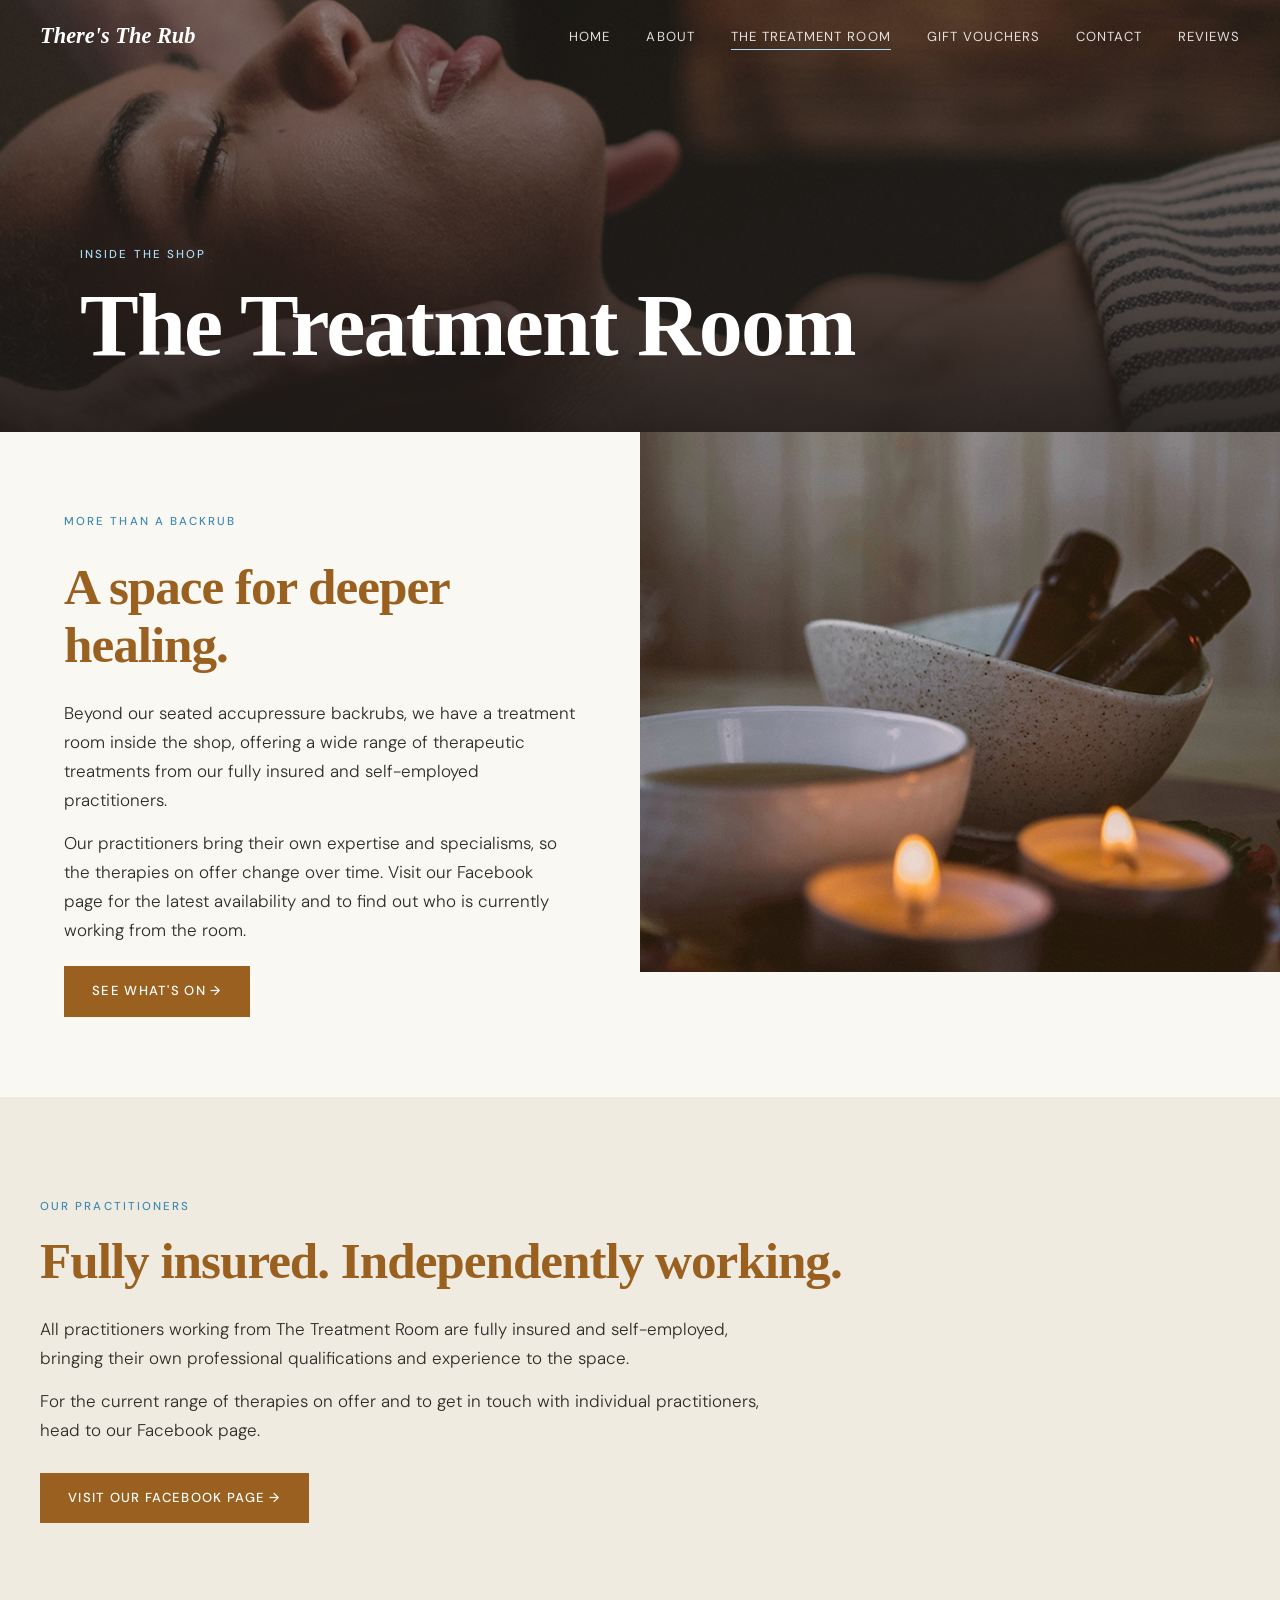
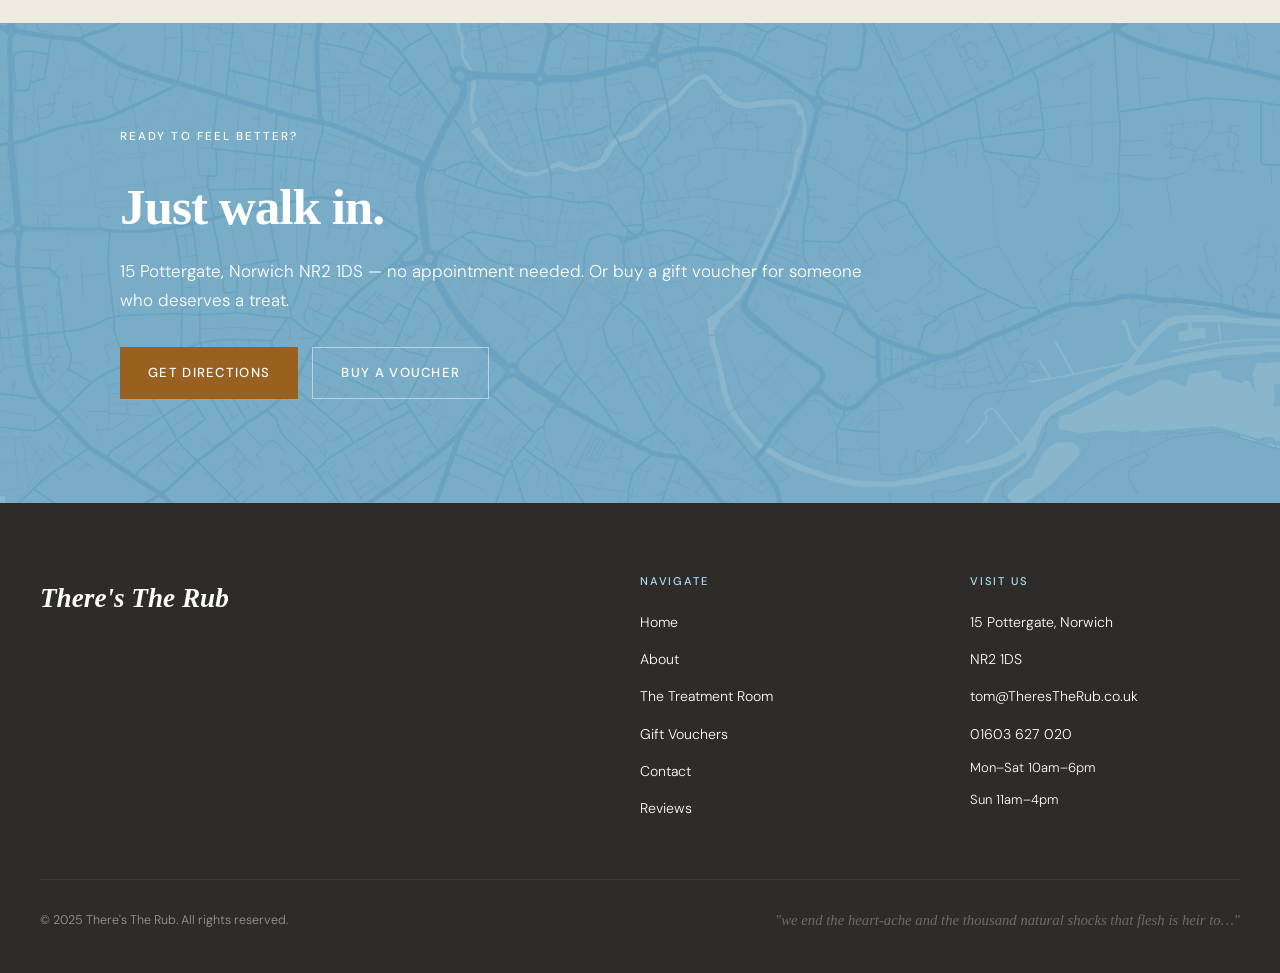
<file: treatment-room.html>
<!DOCTYPE html>
<html lang="en">
<head>
  <meta charset="UTF-8" />
  <meta name="viewport" content="width=device-width, initial-scale=1.0" />
  <title>The Treatment Room — There's The Rub, Norwich</title>
  <meta name="description" content="The Treatment Room at There's The Rub, 15 Pottergate, Norwich. A wide range of therapeutic treatments from fully insured, self-employed practitioners." />
  <link rel="stylesheet" href="css/style.css" />
</head>
<body>

<!-- ── Navigation ─────────────────────────────────── -->
<nav class="nav">
  <a class="nav__logo" href="index.html">There's The Rub</a>
  <ul class="nav__links">
    <li><a href="index.html">Home</a></li>
    <li><a href="about.html">About</a></li>
    <li><a href="treatment-room.html" class="active">The Treatment Room</a></li>
    <li><a href="vouchers.html">Gift Vouchers</a></li>
    <li><a href="contact.html">Contact</a></li>
    <li><a href="guestbook.html">Reviews</a></li>
  </ul>
  <button class="nav__burger" aria-label="Open menu">
    <span></span><span></span><span></span>
  </button>
</nav>

<div class="nav__mobile">
  <button class="nav__mobile-close" aria-label="Close menu">✕</button>
  <a href="index.html">Home</a>
  <a href="about.html">About</a>
  <a href="treatment-room.html">The Treatment Room</a>
  <a href="vouchers.html">Gift Vouchers</a>
  <a href="contact.html">Contact</a>
  <a href="guestbook.html">Reviews</a>
</div>

<!-- ── Page hero ──────────────────────────────────── -->
<div class="page-hero">
  <div class="page-hero__bg">
    <img src="images/treatment-room.webp" alt="The Treatment Room" />
  </div>
  <div class="page-hero__overlay"></div>
  <div class="page-hero__content">
    <p class="eyebrow">Inside the shop</p>
    <h1>The Treatment Room</h1>
  </div>
</div>

<!-- ── Intro ───────────────────────────────────────── -->
<div class="intro">
  <div class="intro__text reveal">
    <p class="eyebrow">More than a backrub</p>
    <h2>A space for deeper healing.</h2>
    <p>Beyond our seated accupressure backrubs, we have a treatment room inside the shop, offering a wide range of therapeutic treatments from our fully insured and self-employed practitioners.</p>
    <p>Our practitioners bring their own expertise and specialisms, so the therapies on offer change over time. Visit our Facebook page for the latest availability and to find out who is currently working from the room.</p>
    <a href="https://www.facebook.com/therubnorwich" target="_blank" rel="noopener" class="btn btn--dark" style="margin-top: 8px;">See what's on →</a>
  </div>
  <div class="intro__image">
    <img src="images/deeper-healing.webp" alt="The treatment room at The Rub" />
  </div>
</div>

<!-- ── Practitioners info ─────────────────────────── -->
<section class="services">
  <div class="services__inner">
    <p class="eyebrow" style="margin-bottom: 16px;">Our practitioners</p>
    <h2 style="margin-bottom: 24px;">Fully insured. Independently working.</h2>
    <p style="margin-bottom: 14px;">All practitioners working from The Treatment Room are fully insured and self-employed, bringing their own professional qualifications and experience to the space.</p>
    <p>For the current range of therapies on offer and to get in touch with individual practitioners, head to our Facebook page.</p>
    <a href="https://www.facebook.com/therubnorwich" target="_blank" rel="noopener" class="btn btn--primary" style="margin-top: 28px; display: inline-block;">Visit our Facebook page →</a>
  </div>
</section>

<!-- ── CTA band ────────────────────────────────────── -->
<div class="band">
  <div class="band__bg">
    <img src="images/map.webp" alt="Gift vouchers" />
  </div>
  <div class="band__overlay" style="background: rgba(64, 139, 179, 0.6);"></div>
  <div class="band__content reveal">
    <p class="eyebrow">Ready to feel better?</p>
    <h2>Just walk in.</h2>
    <p>15 Pottergate, Norwich NR2 1DS — no appointment needed. Or buy a gift voucher for someone who deserves a treat.</p>
    <div style="display:flex;gap:14px;flex-wrap:wrap;">
      <a href="contact.html" class="btn btn--primary">Get directions</a>
      <a href="vouchers.html" class="btn btn--outline">Buy a voucher</a>
    </div>
  </div>
</div>

<!-- ── Footer ─────────────────────────────────────── -->
<footer class="footer">
  <div class="footer__inner">
    <div>
      <div class="footer__brand">There's The Rub</div>
      <p class="footer__tagline">Fully clothed seated accupressure massage. No appointment needed. Walk in and walk out feeling better.</p>
    </div>
    <div class="footer__col">
      <h4>Navigate</h4>
      <ul>
        <li><a href="index.html">Home</a></li>
        <li><a href="about.html">About</a></li>
        <li><a href="treatment-room.html">The Treatment Room</a></li>
        <li><a href="vouchers.html">Gift Vouchers</a></li>
        <li><a href="contact.html">Contact</a></li>
        <li><a href="guestbook.html">Reviews</a></li>
      </ul>
    </div>
    <div class="footer__col">
      <h4>Visit Us</h4>
      <ul>
        <li><a href="contact.html">15 Pottergate, Norwich</a></li>
        <li><a href="contact.html">NR2 1DS</a></li>
        <li><a href="mailto:tom@TheresTheRub.co.uk">tom@TheresTheRub.co.uk</a></li>
        <li><a href="tel:01603627020">01603 627 020</a></li>
        <li style="margin-top:8px;color:rgba(255,255,255,1);font-size:0.82rem;">Mon–Sat 10am–6pm</li>
        <li style="color:rgba(255,255,255,1);font-size:0.82rem;">Sun 11am–4pm </li>
      </ul>
    </div>
  </div>
  <div class="footer__bottom">
    <span>© 2025 There's The Rub. All rights reserved.</span>
    <span class="footer__shakespeare">"we end the heart-ache and the thousand natural shocks that flesh is heir to…"</span>
  </div>
</footer>

<script src="js/main.js"></script>
</body>
</html>
</file>
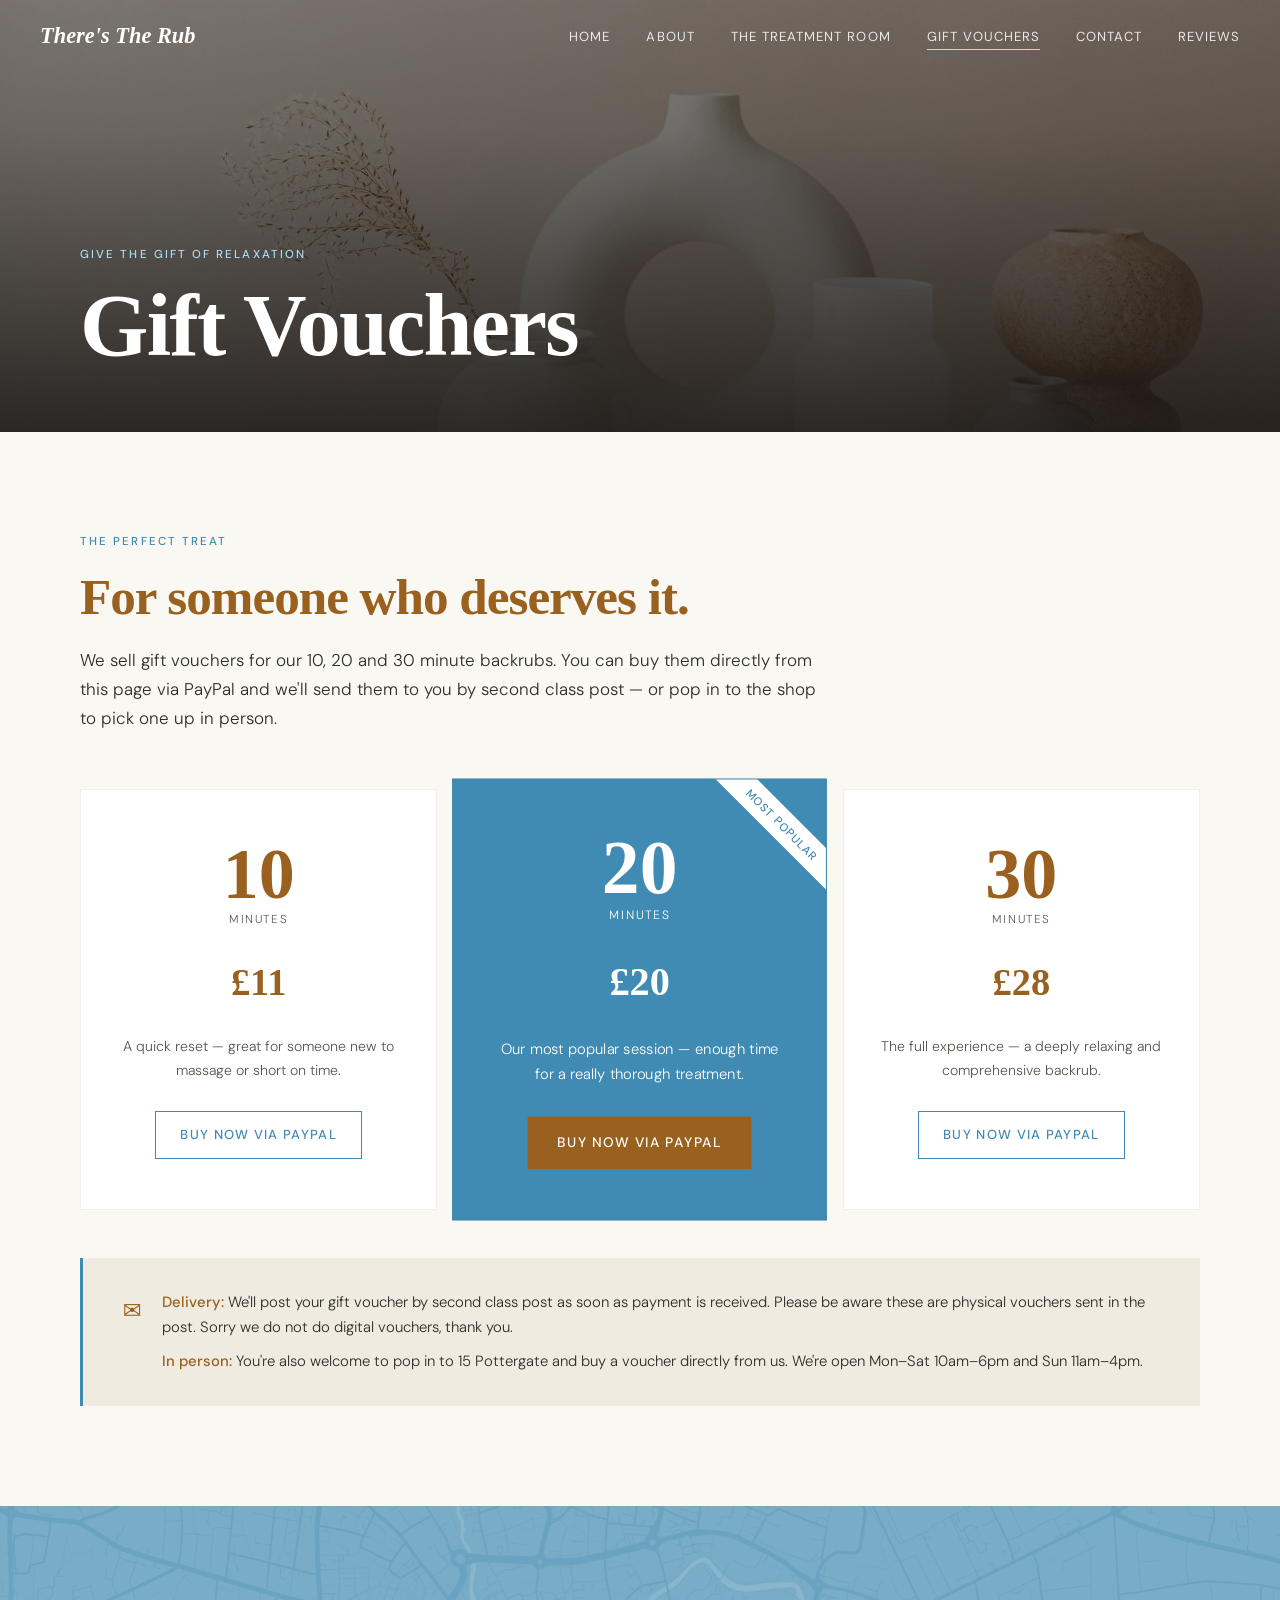
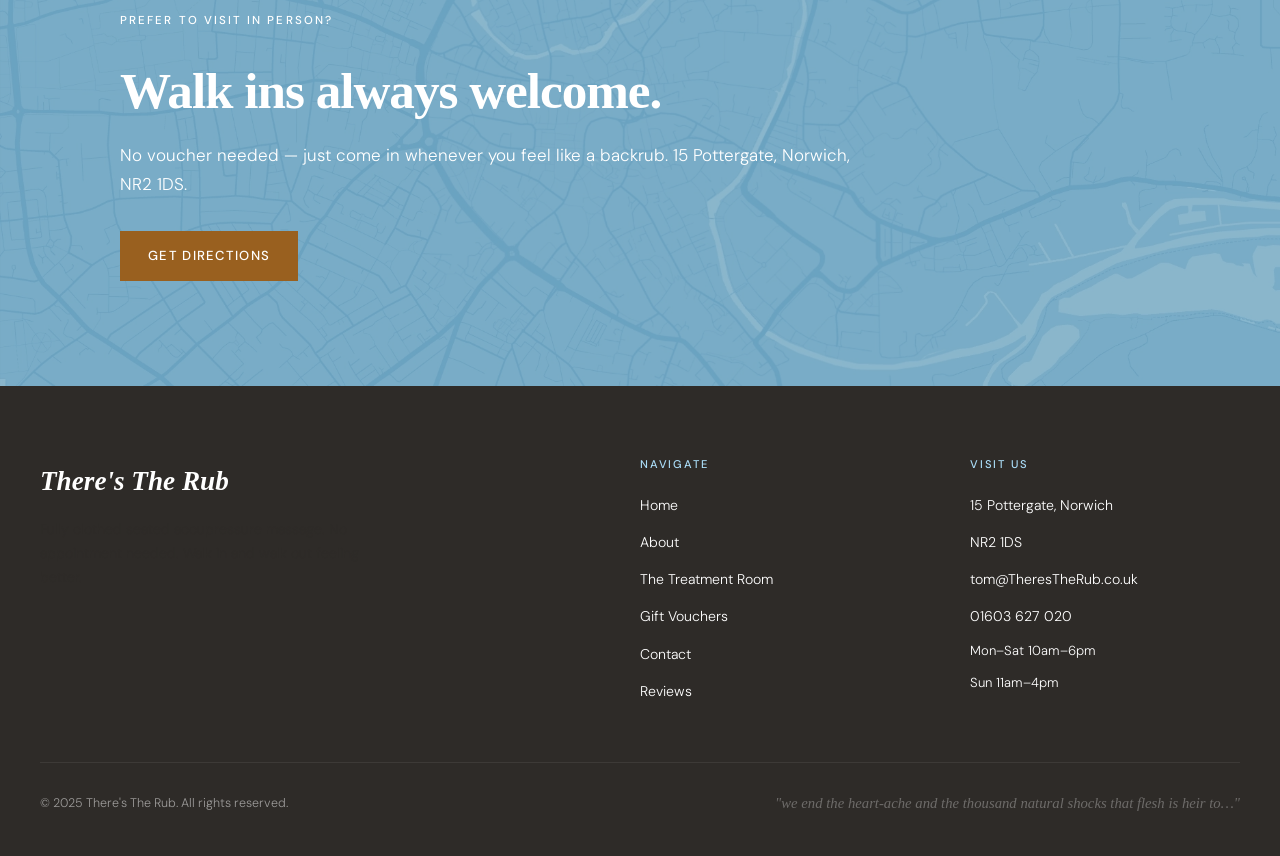
<file: vouchers.html>
<!DOCTYPE html>
<html lang="en">
<head>
  <meta charset="UTF-8" />
  <meta name="viewport" content="width=device-width, initial-scale=1.0" />
  <title>Gift Vouchers — There's The Rub, Norwich</title>
  <meta name="description" content="Buy gift vouchers for 10, 20 or 30 minute accupressure backrubs at There's The Rub, Norwich. Purchase online via PayPal or in person at 15 Pottergate." />
  <link rel="stylesheet" href="css/style.css" />
</head>
<body>

<!-- ── Navigation ─────────────────────────────────── -->
<nav class="nav">
  <a class="nav__logo" href="index.html">There's The Rub</a>
  <ul class="nav__links">
    <li><a href="index.html">Home</a></li>
    <li><a href="about.html">About</a></li>
    <li><a href="treatment-room.html">The Treatment Room</a></li>
    <li><a href="vouchers.html" class="active">Gift Vouchers</a></li>
    <li><a href="contact.html">Contact</a></li>
    <li><a href="guestbook.html">Reviews</a></li>
  </ul>
  <button class="nav__burger" aria-label="Open menu">
    <span></span><span></span><span></span>
  </button>
</nav>

<div class="nav__mobile">
  <button class="nav__mobile-close" aria-label="Close menu">✕</button>
  <a href="index.html">Home</a>
  <a href="about.html">About</a>
  <a href="treatment-room.html">The Treatment Room</a>
  <a href="vouchers.html">Gift Vouchers</a>
  <a href="contact.html">Contact</a>
  <a href="guestbook.html">Reviews</a>
</div>

<!-- ── Page hero ──────────────────────────────────── -->
<div class="page-hero">
  <div class="page-hero__bg">
    <img src="images/scandi-background.webp" alt="Gift vouchers" />
  </div>
  <div class="page-hero__overlay"></div>
  <div class="page-hero__content">
    <p class="eyebrow">Give the gift of relaxation</p>
    <h1>Gift Vouchers</h1>
  </div>
</div>

<!-- ── Voucher intro ───────────────────────────────── -->
<section class="section">
  <div style="max-width: 68ch; margin-bottom: 0;">
    <p class="eyebrow" style="margin-bottom: 16px;">The perfect treat</p>
    <h2 style="margin-bottom: 20px;">For someone who deserves it.</h2>
    <p>We sell gift vouchers for our 10, 20 and 30 minute backrubs. You can buy them directly from this page via PayPal and we'll send them to you by second class post — or pop in to the shop to pick one up in person.</p>
  </div>

  <!-- Voucher cards -->
  <div class="voucher-cards">
    <div class="voucher-card reveal">
      <div class="voucher-card__duration">10</div>
      <div class="voucher-card__mins">Minutes</div>
      <div class="voucher-card__price">£11</div>
      <p>A quick reset — great for someone new to massage or short on time.</p>
      <a href="#paypal" class="btn btn--ghost">Buy now via PayPal</a>
    </div>

    <div class="voucher-card voucher-card--featured reveal reveal-delay-1">
      <div class="voucher-card__duration">20</div>
      <div class="voucher-card__mins">Minutes</div>
      <div class="voucher-card__price">£20</div>
      <p>Our most popular session — enough time for a really thorough treatment.</p>
      <a href="#paypal" class="btn btn--primary">Buy now via PayPal</a>
    </div>

    <div class="voucher-card reveal reveal-delay-2">
      <div class="voucher-card__duration">30</div>
      <div class="voucher-card__mins">Minutes</div>
      <div class="voucher-card__price">£28</div>
      <p>The full experience — a deeply relaxing and comprehensive backrub.</p>
      <a href="#paypal" class="btn btn--ghost">Buy now via PayPal</a>
    </div>
  </div>

  <!-- PayPal / delivery note -->
  <div class="paypal-note reveal" id="paypal">
    <div class="paypal-note__icon">✉️</div>
    <div>
      <p><strong style="color:var(--ink);font-weight:500;">Delivery:</strong> We'll post your gift voucher by second class post as soon as payment is received. Please be aware these are physical vouchers sent in the post. Sorry we do not do digital vouchers, thank you.</p>
      <p style="margin-top: 8px;"><strong style="color:var(--ink);font-weight:500;">In person:</strong> You're also welcome to pop in to 15 Pottergate and buy a voucher directly from us. We're open Mon–Sat 10am–6pm and Sun 11am–4pm.</p>
    </div>
  </div>
</section>

<!-- ── Band ────────────────────────────────────────── -->
<div class="band">
  <div class="band__bg">
    <img src="images/map.webp" alt="Backrub session" />
  </div>
  <div class="band__overlay" style="background: rgba(64, 139, 179, 0.6);"></div>
  <div class="band__content reveal">
    <p class="eyebrow">Prefer to visit in person?</p>
    <h2>Walk ins always welcome.</h2>
    <p>No voucher needed — just come in whenever you feel like a backrub. 15 Pottergate, Norwich, NR2 1DS.</p>
    <a href="contact.html" class="btn btn--primary">Get directions</a>
  </div>
</div>

<!-- ── Footer ─────────────────────────────────────── -->
<footer class="footer">
  <div class="footer__inner">
    <div>
      <div class="footer__brand">There's The Rub</div>
      <p class="footer__tagline">Fully clothed seated accupressure massage. No appointment needed. Walk in and walk out feeling better.</p>
    </div>
    <div class="footer__col">
      <h4>Navigate</h4>
      <ul>
        <li><a href="index.html">Home</a></li>
        <li><a href="about.html">About</a></li>
        <li><a href="treatment-room.html">The Treatment Room</a></li>
        <li><a href="vouchers.html">Gift Vouchers</a></li>
        <li><a href="contact.html">Contact</a></li>
        <li><a href="guestbook.html">Reviews</a></li>
      </ul>
    </div>
    <div class="footer__col">
      <h4>Visit Us</h4>
      <ul>
        <li><a href="contact.html">15 Pottergate, Norwich</a></li>
        <li><a href="contact.html">NR2 1DS</a></li>
        <li><a href="mailto:tom@TheresTheRub.co.uk">tom@TheresTheRub.co.uk</a></li>
        <li><a href="tel:01603627020">01603 627 020</a></li>
        <li style="margin-top:8px;color:rgba(255,255,255,1);font-size:0.82rem;">Mon–Sat 10am–6pm</li>
        <li style="color:rgba(255,255,255,1);font-size:0.82rem;">Sun 11am–4pm </li>
      </ul>
    </div>
  </div>
  <div class="footer__bottom">
    <span>© 2025 There's The Rub. All rights reserved.</span>
    <span class="footer__shakespeare">"we end the heart-ache and the thousand natural shocks that flesh is heir to…"</span>
  </div>
</footer>

<script src="js/main.js"></script>
</body>
</html>
</file>
<file: css/style.css>
/* ============================================================
   THERE'S THE RUB — Main Stylesheet
   ============================================================ */

@import url('https://fonts.googleapis.com/css2?family=Cormorant+Garant:ital,wght@0,300;0,400;0,500;0,600;0,700;1,300;1,400;1,600&family=DM+Sans:wght@300;400;500&display=swap');

/* ── Variables ─────────────────────────────────────── */
:root {
  --cream: #FAF8F3;
  --cream-dark: #F0EBE0;
  --ink: #99601f; /*#1C1917;*/
  --ink-light: #5C5651;
  --ink-dark: #2e2b28;
  --blue: #408bb3; /*#9A7B3C;*/
  --blue-light: #aadcf7; /*#C9A96E;*/
  --terra: #99601f; /*#B5714A;*/
  --white: #FFFFFF;
  

  --font-display: 'Cormorant Garant', Georgia, serif;
  --font-body: 'DM Sans', system-ui, sans-serif;

  --max-w: 1200px;
  --nav-h: 72px;
  --ease: cubic-bezier(0.25, 0.46, 0.45, 0.94);
}

/* ── Reset ─────────────────────────────────────────── */
*,
*::before,
*::after {
  box-sizing: border-box;
  margin: 0;
  padding: 0;
}

html {
  scroll-behavior: smooth;
  font-size: 16px;
}

body {
  background: var(--cream);
  color: var(--ink);
  font-family: var(--font-body);
  font-weight: 300;
  line-height: 1.7;
  -webkit-font-smoothing: antialiased;
}

img {
  display: block;
  width: 100%;
  height: 100%;
  object-fit: cover;
}

a {
  color: inherit;
  text-decoration: none;
}

/* ── Typography ────────────────────────────────────── */
h1,
h2,
h3,
h4 {
  font-family: var(--font-display);
  font-weight: 600;
  line-height: 1.15;
  letter-spacing: -0.02em;
}

h1 {
  font-size: clamp(2.8rem, 7vw, 5.5rem);
}

h2 {
  font-size: clamp(2rem, 4vw, 3.25rem);
}

h3 {
  font-size: clamp(1.4rem, 2.5vw, 2rem);
}

p {
  font-size: 1.0625rem;
  color: var(--ink-dark);
  max-width: 62ch;
}

.eyebrow {
  font-family: var(--font-body);
  font-size: 0.72rem;
  font-weight: 500;
  letter-spacing: 0.18em;
  text-transform: uppercase;
  color: var(--blue);
}

/* ── Navigation ────────────────────────────────────── */
.nav {
  position: fixed;
  top: 0;
  left: 0;
  right: 0;
  z-index: 100;
  height: var(--nav-h);
  display: flex;
  align-items: center;
  padding: 0 40px;
  transition: background 0.4s var(--ease), box-shadow 0.4s var(--ease);
}

.nav.scrolled {
  background: rgba(250, 248, 243, 0.96);
  backdrop-filter: blur(12px);
  box-shadow: 0 1px 0 rgba(0, 0, 0, 0.08);
}

.nav__logo {
  font-family: var(--font-display);
  font-size: 1.4rem;
  font-weight: 600;
  font-style: italic;
  color: var(--white);
  transition: color 0.4s;
  flex: 1;
}

.nav.scrolled .nav__logo {
  color: var(--ink);
}

.nav__links {
  display: flex;
  gap: 36px;
  list-style: none;
}

.nav__links a {
  font-size: 0.82rem;
  font-weight: 400;
  letter-spacing: 0.08em;
  text-transform: uppercase;
  color: rgba(255, 255, 255, 0.85);
  transition: color 0.3s;
  position: relative;
  padding-bottom: 2px;
}

.nav__links a::after {
  content: '';
  position: absolute;
  bottom: -3px;
  left: 0;
  right: 0;
  height: 1px;
  background: var(--blue-light);
  transform: scaleX(0);
  transform-origin: left;
  transition: transform 0.3s var(--ease);
}

.nav__links a:hover::after,
.nav__links a.active::after {
  transform: scaleX(1);
}

.nav.scrolled .nav__links a {
  color: var(--ink-light);
}

.nav__links a:hover {
  color: rgba(255, 255, 255, 1);
}

.nav.scrolled .nav__links a:hover {
  color: var(--ink);
}

.nav__burger {
  display: none;
  flex-direction: column;
  gap: 5px;
  cursor: pointer;
  padding: 4px;
  background: none;
  border: none;
}

.nav__burger span {
  display: block;
  width: 24px;
  height: 1.5px;
  background: var(--white);
  transition: all 0.3s;
}

.nav.scrolled .nav__burger span {
  background: var(--ink);
}

/* Mobile overlay nav */
.nav__mobile {
  display: none;
  position: fixed;
  inset: 0;
  background: var(--ink);
  z-index: 99;
  flex-direction: column;
  justify-content: center;
  align-items: center;
  gap: 28px;
}

.nav__mobile.open {
  display: flex;
}

.hidden{
  display:none !important;
}

.nav__mobile a {
  font-family: var(--font-display);
  font-size: 2.4rem;
  font-weight: 500;
  font-style: italic;
  color: var(--cream);
  transition: color 0.2s;
}

.nav__mobile a:hover {
  color: var(--blue-light);
}

.nav__mobile-close {
  position: absolute;
  top: 20px;
  right: 28px;
  font-size: 2rem;
  color: var(--cream);
  cursor: pointer;
  background: none;
  border: none;
  line-height: 1;
}

/* ── Buttons ───────────────────────────────────────── */
.btn {
  display: inline-flex;
  align-items: center;
  gap: 8px;
  padding: 14px 28px;
  font-family: var(--font-body);
  font-size: 0.82rem;
  font-weight: 500;
  letter-spacing: 0.1em;
  text-transform: uppercase;
  border: none;
  cursor: pointer;
  transition: all 0.3s var(--ease);
}

.btn--primary {
  background: var(--ink);
  color: var(--white);
}

.btn--primary:hover {
  background: var(--blue-light);
  color: var(--ink-light);
  transform: translateY(-2px);
}

.btn--outline {
  background: transparent;
  color: var(--white);
  border: 1px solid rgba(255, 255, 255, 0.5);
}

.btn--outline:hover {
  border-color: var(--white);
  background: rgba(255, 255, 255, 0.1);
}

.btn--dark {
  background: var(--ink);
  color: var(--white);
}

.btn--dark:hover {
  background: var(--ink-dark);
  transform: translateY(-2px);
}

.btn--ghost {
  background: transparent;
  color: var(--blue);
  border: 1px solid var(--blue);
  padding: 12px 24px;
}

.btn--ghost:hover {
  background: var(--blue);
  color: var(--white);
}

/* ── Section base ──────────────────────────────────── */
.section {
  padding: 100px 40px;
  max-width: var(--max-w);
  margin: 0 auto;
}

.section__header {
  margin-bottom: 56px;
}

.section__header h2 {
  margin-top: 12px;
}

/* ── Hero (homepage) ───────────────────────────────── */
.hero {
  position: relative;
  height: 100vh;
  min-height: 620px;
  display: flex;
  align-items: flex-end;
  padding-bottom: 80px;
  overflow: hidden;
}

.hero__bg {
  position: absolute;
  inset: 0;
  background: var(--ink-dark);
}

.hero__bg img {
  opacity: 0.55;
  transition: transform 10s var(--ease);
}

.hero:hover .hero__bg img {
  transform: scale(1.04);
}

.hero__overlay {
  position: absolute;
  inset: 0;
  background: linear-gradient(to top, rgba(28, 25, 23, 0.88) 0%, rgba(28, 25, 23, 0.2) 55%, transparent 100%);
}

.hero__content {
  position: relative;
  z-index: 2;
  padding: 0 40px;
  max-width: var(--max-w);
  margin: 0 auto;
  width: 100%;
}

.hero__quote {
  font-family: var(--font-display);
  font-style: italic;
  font-size: 1rem;
  color: rgba(255, 255, 255, 1);
  margin-bottom: 16px;
}

.hero__title {
  color: var(--white);
  margin-bottom: 20px;
}

.hero__title em {
  font-style: italic;
  color: var(--blue-light);
}

.hero__sub {
  font-size: 1.1rem;
  color: rgba(255, 255, 255, 1);
  max-width: 48ch;
  margin-bottom: 36px;
}

.hero__ctas {
  display: flex;
  gap: 14px;
  flex-wrap: wrap;
}

/* ── Intro split ───────────────────────────────────── */
.intro {
  display: grid;
  grid-template-columns: 1fr 1fr;
}

.intro__text {
  padding: 80px 64px;
  display: flex;
  flex-direction: column;
  justify-content: center;
}

.intro__text h2 {
  margin: 12px 0 24px;
}

.intro__text p {
  margin-bottom: 14px;
}

.intro__text .btn {
  margin-top: 16px;
  align-self: flex-start;
}

.intro__image {
  position: relative;
  overflow: hidden;
  min-height: 480px;
  height:60vh;
}

/* ── Services ──────────────────────────────────────── */
.services {
  background: var(--cream-dark);
  padding: 100px 40px;
}

.services__inner {
  max-width: var(--max-w);
  margin: 0 auto;
}

.services__grid {
  display: grid;
  grid-template-columns: repeat(4, 1fr);
  gap: 3px;
  margin-top: 48px;
}

.service-card {
  background: var(--white);
  padding: 30px;
  transition: transform 0.35s var(--ease), box-shadow 0.35s;
}

.service-card:hover {
  transform: translateY(-8px);
  box-shadow: 0 24px 64px rgba(0, 0, 0, 0.1);
}

.service-card__duration {
  font-family: var(--font-display);
  font-size: 4rem;
  font-weight: 700;
  color: var(--blue);
  line-height: 1;
}

.service-card__label {
  font-size: 0.72rem;
  text-transform: uppercase;
  letter-spacing: 0.14em;
  color: var(--ink-light);
  margin: 4px 0 20px;
}

.service-card p {
  font-size: 0.92rem;
  margin-bottom: 0;
}

.service-card__price {
  font-family: var(--font-display);
  font-size: 2rem;
  font-weight: 600;
  color: var(--ink);
  margin-top: 24px;
  display: block;
}

/* ── Full-bleed band ───────────────────────────────── */
.band {
  position: relative;
  height: 480px;
  overflow: hidden;
  display: flex;
  align-items: center;
}

.band__bg {
  position: absolute;
  inset: 0;
}

.band__overlay {
  position: absolute;
  inset: 0;
  background: linear-gradient(to right, rgba(28, 25, 23, 0.84) 0%, rgba(28, 25, 23, 0.28) 100%);
}

.band__content {
  position: relative;
  z-index: 2;
  padding: 0 80px;
  max-width: var(--max-w);
  margin: 0 auto;
  width: 100%;
}

.band__content h2 {
  color: var(--white);
  margin: 12px 0 20px;
}

.band__content p {
  color: rgba(255, 255, 255, 1);
  margin-bottom: 32px;
}

/* ── Info strip ────────────────────────────────────── */
.info-strip {
  display: grid;
  grid-template-columns: repeat(3, 1fr);
  background: var(--blue);
}

.info-strip__item {
  padding: 56px 44px;
  border-right: 1px solid rgba(255, 255, 255, 0.07);
}

.info-strip__item:last-child {
  border-right: none;
}

.info-strip__item .eyebrow {
  color: var(--blue-light);
  margin-bottom: 12px;
}

.info-strip__item h3 {
  color: var(--white);
  font-size: 1.5rem;
  margin-bottom: 10px;
}

.info-strip__item p {
  color: rgba(255, 255, 255, 1);
  font-size: 0.93rem;
  max-width: 28ch;
}

/* ── Page hero (shared) ────────────────────────────── */
.page-hero {
  height: 48vh;
  min-height: 360px;
  position: relative;
  display: flex;
  align-items: flex-end;
  padding-bottom: 56px;
  overflow: hidden;
}

.page-hero__bg {
  position: absolute;
  inset: 0;
  background: var(--ink-dark);
}

.page-hero__bg img {
  opacity: 0.48;
}

.page-hero__overlay {
  position: absolute;
  inset: 0;
  background: linear-gradient(to top, rgba(28, 25, 23, 0.84) 0%, rgba(28, 25, 23, 0.15) 70%, transparent 100%);
}

.page-hero__content {
  position: relative;
  z-index: 2;
  padding: 0 40px;
  max-width: var(--max-w);
  margin: 0 auto;
  width: 100%;
}

.page-hero__content .eyebrow {
  color: var(--blue-light);
}

.page-hero__content h1 {
  color: var(--white);
  margin-top: 10px;
}

/* ── Accordion (About) ─────────────────────────────── */
.accordion {
  border-top: 1px solid rgba(0, 0, 0, 0.09);
}

.accordion__item {
  border-bottom: 1px solid rgba(0, 0, 0, 0.09);
}

.accordion__trigger {
  width: 100%;
  background: none;
  border: none;
  display: flex;
  justify-content: space-between;
  align-items: center;
  padding: 28px 0;
  cursor: pointer;
  font-family: var(--font-display);
  font-size: 1.55rem;
  font-weight: 600;
  color: var(--ink);
  text-align: left;
  gap: 16px;
  transition: color 0.2s;
}

.accordion__trigger:hover {
  color: var(--blue);
}

.accordion__icon {
  flex-shrink: 0;
  width: 30px;
  height: 30px;
  border: 1px solid currentColor;
  border-radius: 50%;
  display: flex;
  align-items: center;
  justify-content: center;
  font-size: 1.1rem;
  transition: transform 0.3s var(--ease), background 0.3s, color 0.3s;
  font-style: normal;
}

.accordion__item.open .accordion__icon {
  transform: rotate(45deg);
  background: var(--blue);
  color: var(--white);
  border-color: var(--blue);
}

.accordion__body {
  display: none;
  padding: 0 0 36px;
}

.accordion__body p {
  margin-bottom: 12px;
}

.accordion__item.open .accordion__body {
  display: block;
}

/* Price table */
.price-table {
  width: 100%;
  border-collapse: collapse;
  margin-top: 20px;
}

.price-table tr {
  border-bottom: 1px solid rgba(0, 0, 0, 0.07);
}

.price-table td {
  padding: 16px 0;
  font-size: 1rem;
  color: var(--ink-light);
}

.price-table td:last-child {
  text-align: right;
  font-family: var(--font-display);
  font-size: 1.5rem;
  font-weight: 600;
  color: var(--blue);
}

/* ── Vouchers page ─────────────────────────────────── */
.voucher-cards {
  display: grid;
  grid-template-columns: repeat(3, 1fr);
  gap: 24px;
  margin-top: 56px;
}

.voucher-card {
  background: var(--white);
  border: 1px solid rgba(0, 0, 0, 0.06);
  padding: 48px 36px;
  text-align: center;
  position: relative;
  overflow: hidden;
  transition: transform 0.3s var(--ease), box-shadow 0.3s;
}

.voucher-card:hover {
  transform: translateY(-8px);
  box-shadow: 0 24px 60px rgba(0, 0, 0, 0.1);
}

.voucher-card--featured {
  background: var(--blue);
  color: var(
  --white);
  scale: 1.05;
}

.voucher-card--featured::before {
  content: 'Most Popular';
  position: absolute;
  top: 29px;
  right: -40px;
  background: var(--white);
  color: var(--blue);
  font-size: 0.68rem;
  letter-spacing: 0.1em;
  text-transform: uppercase;
  padding: 5px 36px;
  transform: rotate(45deg);
  font-family: var(--font-body);
  font-weight: 500;
}

.voucher-card__duration {
  font-family: var(--font-display);
  font-size: 4.5rem;
  font-weight: 700;
  line-height: 1;
}

.voucher-card__mins {
  font-size: 0.72rem;
  text-transform: uppercase;
  letter-spacing: 0.14em;
  color: var(--ink-light);
  margin-bottom: 20px;
}

.voucher-card--featured .voucher-card__mins {
  color: rgba(255, 255, 255, 1);
}

.voucher-card__price {
  font-family: var(--font-display);
  font-size: 2.4rem;
  font-weight: 600;
  color: var(--ink);
  margin: 20px 0;
}

.voucher-card--featured .voucher-card__price {
  color: var(--white);
}

.voucher-card p {
  font-size: 0.88rem;
  color: var(--ink-light);
  margin: 0 auto 28px;
  max-width: none;
}

.voucher-card--featured p {
  color: rgba(255, 255, 255, 1);
}

.paypal-note {
  background: var(--cream-dark);
  padding: 32px 40px;
  margin-top: 48px;
  display: flex;
  align-items: flex-start;
  gap: 20px;
  border-left: 3px solid var(--blue);
}

.paypal-note__icon {
  font-size: 1.4rem;
  flex-shrink: 0;
  margin-top: 2px;
}

.paypal-note p {
  max-width: none;
  font-size: 0.93rem;
}

.paypal-note a {
  color: var(--blue);
  text-decoration: underline;
}

/* ── Contact page ──────────────────────────────────── */
.contact-layout {
  display: grid;
  grid-template-columns: 1fr 1fr;
  gap: 80px;
  align-items: start;
}

.contact-info__item {
  display: flex;
  gap: 20px;
  margin-bottom: 36px;
}

.contact-info__icon {
  width: 44px;
  height: 44px;
  background: var(--cream-dark);
  border-radius: 50%;
  display: flex;
  align-items: center;
  justify-content: center;
  font-size: 1.1rem;
  flex-shrink: 0;
}

.contact-info__label {
  font-size: 0.72rem;
  text-transform: uppercase;
  letter-spacing: 0.12em;
  color: var(--blue);
  margin-bottom: 4px;
}

.contact-info__value {
  font-size: 1.05rem;
  color: var(--ink);
}

.contact-info__value a {
  color: var(--blue);
}

.contact-info__value a:hover {
  text-decoration: underline;
}

.map-embed {
  margin-top: 32px;
  border: none;
}

.map-embed iframe {
  width: 100%;
  height: 360px;
  border: none;
}

.book-band {
  background: var(--cream-dark);
  padding: 90px 40px;
}

.book-band__inner {
  max-width: var(--max-w);
  margin: 0 auto;
  display: grid;
  grid-template-columns: 1fr 1fr;
  gap: 80px;
  align-items: center;
}

.book-band__image {
  height: 400px;
  overflow: hidden;
}

.book-band__text h2 {
  margin: 12px 0 20px;
}

.book-band__text p {
  margin-bottom: 12px;
}

.book-band__text .btn {
  margin-top: 20px;
}

/* ── Guestbook ─────────────────────────────────────── */
.reviews-grid {
  display: grid;
  grid-template-columns: repeat(3, 1fr);
  gap: 24px;
  margin-top: 48px;
}

.review-card {
  background: var(--white);
  padding: 36px;
  border: 1px solid rgba(0, 0, 0, 0.06);
  transition: transform 0.3s var(--ease), box-shadow 0.3s;
}

.review-card:hover {
  transform: translateY(-5px);
  box-shadow: 0 20px 50px rgba(0, 0, 0, 0.08);
}

.review-card__stars {
  color: var(--blue);
  font-size: 0.9rem;
  letter-spacing: 3px;
  margin-bottom: 16px;
}

.review-card__text {
  font-family: var(--font-display);
  font-style: italic;
  font-size: 1.15rem;
  line-height: 1.6;
  color: var(--ink);
  margin-bottom: 20px;
  max-width: none;
}

.review-card__author {
  font-size: 0.84rem;
  color: var(--ink-light);
}

.review-card__date {
  font-size: 0.76rem;
  color: rgba(0, 0, 0, 0.32);
  margin-top: 4px;
}

.review-card__via {
  font-size: 0.72rem;
  color: var(--blue);
  margin-top: 6px;
}

.reviews-setup {
  background: var(--cream-dark);
  border-left: 4px solid var(--blue);
  padding: 28px 36px;
  margin-bottom: 40px;
}

.reviews-setup h4 {
  font-family: var(--font-body);
  font-weight: 500;
  margin-bottom: 8px;
  color: var(--ink);
}

.reviews-setup p {
  font-size: 0.88rem;
  max-width: none;
  margin-bottom: 6px;
}

.reviews-setup code {
  background: rgba(0, 0, 0, 0.06);
  padding: 2px 6px;
  border-radius: 3px;
  font-family: monospace;
  font-size: 0.82em;
}

.reviews-loading {
  text-align: center;
  padding: 60px;
  color: var(--ink-light);
  font-family: var(--font-display);
  font-size: 1.2rem;
  font-style: italic;
}

.reviews-error {
  text-align: center;
  padding: 40px;
  color: var(--terra);
}

.cta-review {
  text-align: center;
  padding: 72px 40px;
  background: var(--blue);
}

.cta-review .eyebrow {
  color: var(--blue-light);
}

.cta-review h2 {
  color: var(--white);
  margin: 12px 0 16px;
}

.cta-review p {
  color: rgba(255, 255, 255, 1);
  margin: 0 auto 32px;
}

/* ── Footer ────────────────────────────────────────── */
.footer {
  background: var(--ink-dark);
  color: rgba(255, 255, 255, 0.52);
  padding: 72px 40px 40px;
}

.footer__inner {
  max-width: var(--max-w);
  margin: 0 auto;
  display: grid;
  grid-template-columns: 2fr 1fr 1fr;
  gap: 60px;
  padding-bottom: 48px;
  border-bottom: 1px solid rgba(255, 255, 255, 0.07);
}

.footer__brand {
  font-family: var(--font-display);
  font-size: 1.7rem;
  font-style: italic;
  font-weight: 600;
  color: var(--white);
  margin-bottom: 14px;
}

.footer__tagline {
  font-size: 0.88rem;
  line-height: 1.7;
  max-width: 34ch;
}

.footer__col h4 {
  font-family: var(--font-body);
  font-size: 0.7rem;
  letter-spacing: 0.16em;
  text-transform: uppercase;
  color: var(--blue-light);
  margin-bottom: 20px;
  font-weight: 500;
}

.footer__col ul {
  list-style: none;
}

.footer__col li {
  margin-bottom: 10px;
}

.footer__col a {
  color: rgba(255, 255, 255, 1);
  font-size: 0.88rem;
  transition: color 0.2s;
}

.footer__col a:hover {
  color: var(--blue-light);
}

.footer__bottom {
  max-width: var(--max-w);
  margin: 0 auto;
  padding-top: 28px;
  display: flex;
  justify-content: space-between;
  align-items: center;
  font-size: 0.78rem;
}

.footer__shakespeare {
  font-family: var(--font-display);
  font-style: italic;
  color: rgba(255, 255, 255, 0.3);
  font-size: 0.92rem;
}

/* ── Reveal animations ─────────────────────────────── */
.reveal {
  opacity: 0;
  transform: translateY(24px);
  transition: opacity 0.7s var(--ease), transform 0.7s var(--ease);
}

.reveal.visible {
  opacity: 1;
  transform: none;
}

.reveal-delay-1 {
  transition-delay: 0.1s;
}

.reveal-delay-2 {
  transition-delay: 0.2s;
}

.reveal-delay-3 {
  transition-delay: 0.3s;
}

/* ── Responsive ────────────────────────────────────── */
@media (max-width: 1024px) {
  .intro {
    grid-template-columns: 1fr;
  }

  .intro__image {
    min-height: 340px;
  }

  .services__grid {
    grid-template-columns: 1fr 1fr;
  }

  .contact-layout {
    grid-template-columns: 1fr;
    gap: 48px;
  }

  .book-band__inner {
    grid-template-columns: 1fr;
  }

  .footer__inner {
    grid-template-columns: 1fr 1fr;
  }
}

@media (max-width: 768px) {
  :root {
    --nav-h: 60px;
  }

  .nav {
    padding: 0 20px;
  }

  .nav__links {
    display: none;
  }

  .nav__burger {
    display: flex;
  }

  .section {
    padding: 64px 20px;
  }

  .hero__content {
    padding: 0 20px;
  }

  .band__content {
    padding: 0 24px;
  }

  .services__grid,
  .voucher-cards,
  .reviews-grid,
  .info-strip {
    grid-template-columns: 1fr;
  }

  .info-strip__item {
    border-right: none;
    border-bottom: 1px solid rgba(255, 255, 255, 0.07);
  }

  .footer__inner {
    grid-template-columns: 1fr;
    gap: 36px;
  }

  .footer__bottom {
    flex-direction: column;
    gap: 10px;
    text-align: center;
  }

  .page-hero__content {
    padding: 0 20px;
  }

  .book-band {
    padding: 60px 20px;
  }

  .paypal-note {
    padding: 24px;
  }

  .intro__text {
    padding: 56px 20px;
  }

  .intro__text .btn {
    align-self: stretch;
    justify-content: center;
  }

  .hero__ctas {
    flex-direction: column;
  }

  .btn {
    justify-content: center;
  }

  .services {
    padding: 64px 20px;
  }

  .voucher-card--featured::before {
    display: none;
  }
}
</file>
